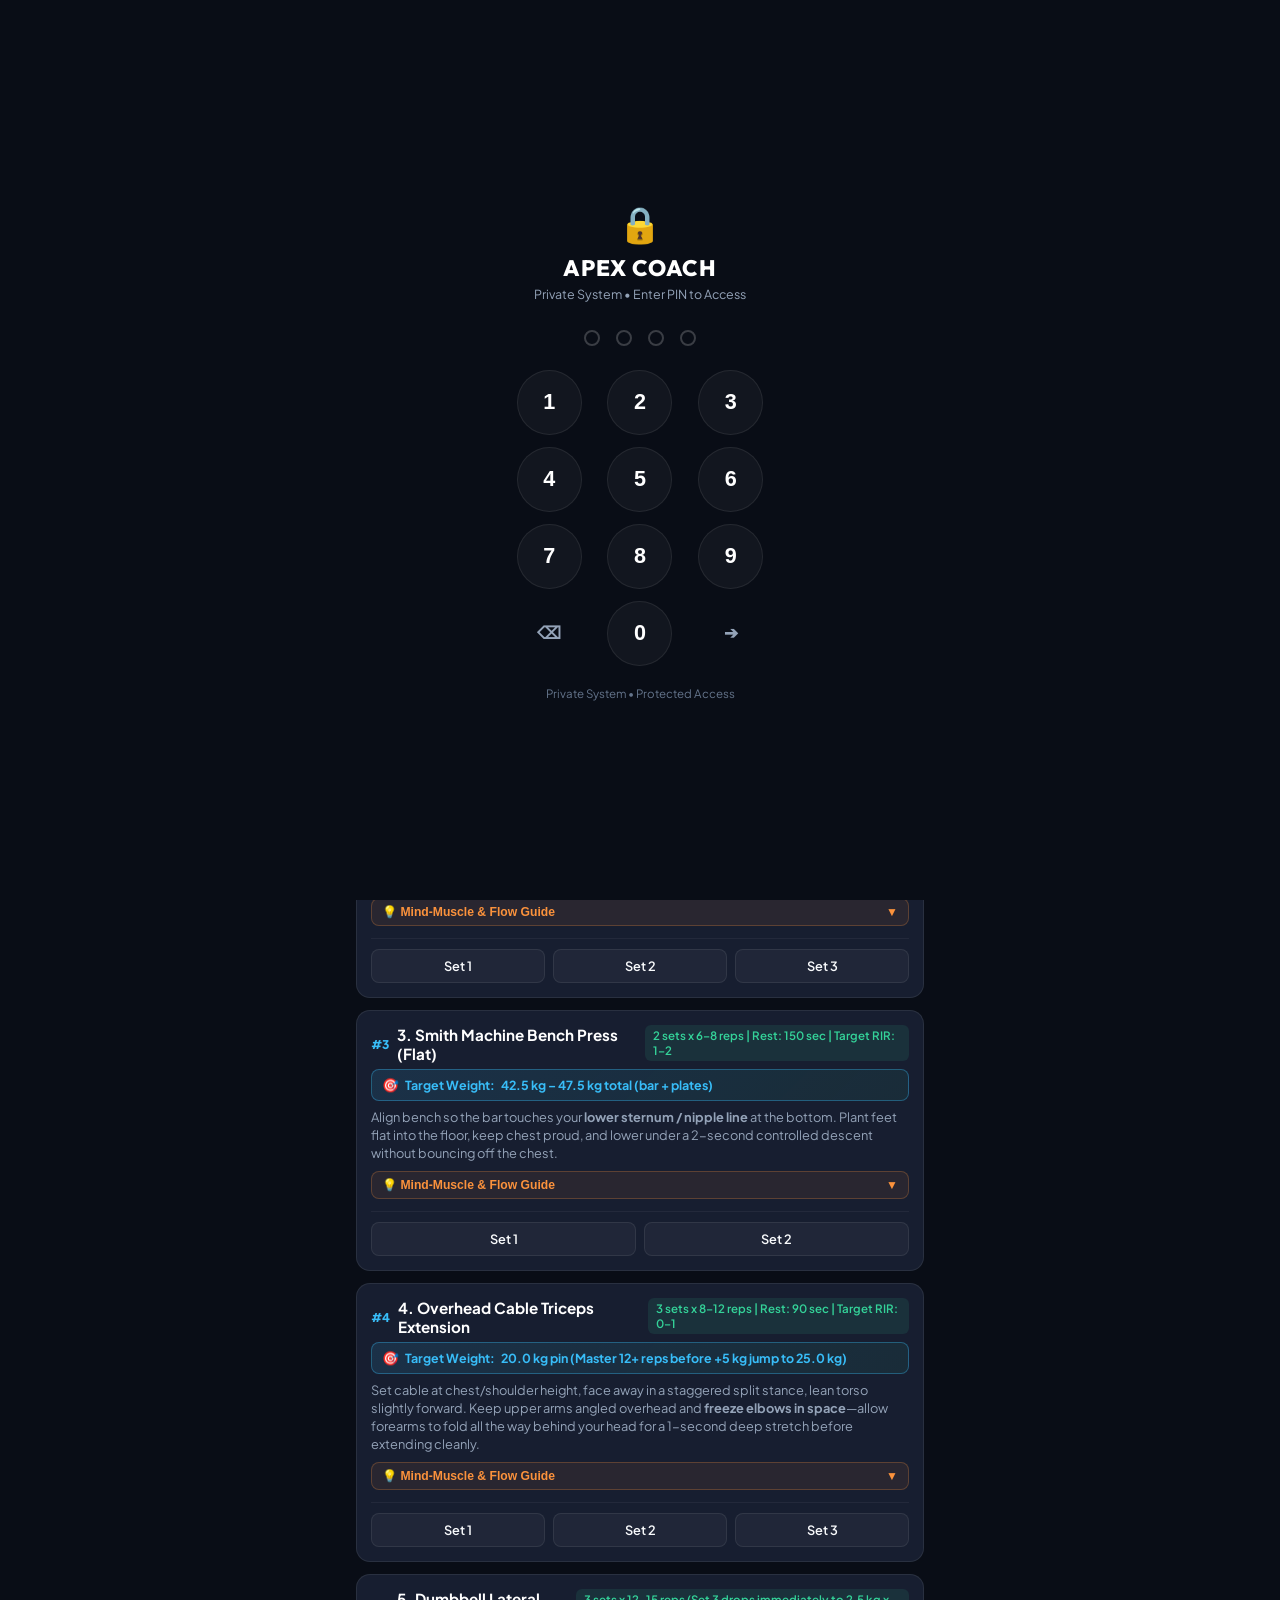
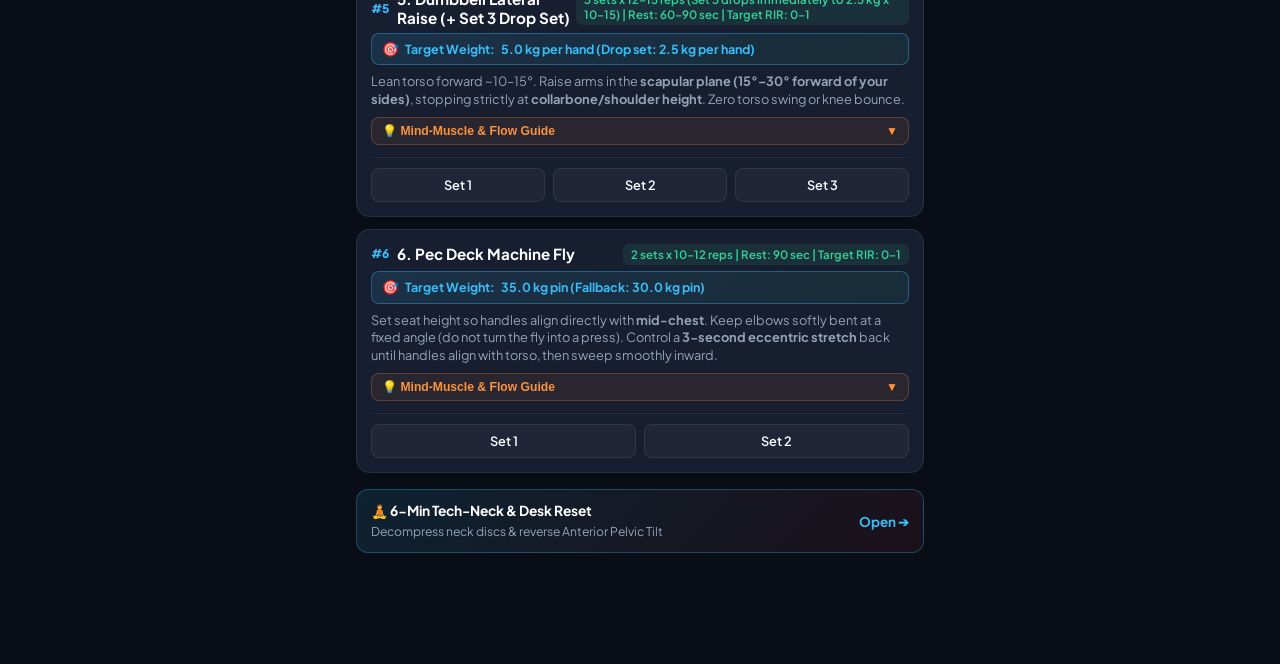
<file: docs/index.html>
<!DOCTYPE html>
<html lang="en">
<head>
  <meta charset="UTF-8">
  <meta name="viewport" content="width=device-width, initial-scale=1.0, maximum-scale=1.0, user-scalable=no">
  <meta http-equiv="Cache-Control" content="no-cache, no-store, must-revalidate">
  <meta http-equiv="Pragma" content="no-cache">
  <meta http-equiv="Expires" content="0">
  <title>Apex Coach • Mobile Training System</title>
  <link rel="stylesheet" href="style.css?v=2.5">
  <link rel="preconnect" href="https://fonts.googleapis.com">
  <link rel="preconnect" href="https://fonts.gstatic.com" crossorigin>
  <link href="https://fonts.googleapis.com/css2?family=Outfit:wght@400;500;600;700;800&family=Plus+Jakarta+Sans:wght@400;500;600;700&display=swap" rel="stylesheet">
</head>
<body>
  <!-- Status Top Bar -->
  <header class="app-header">
    <div class="brand">
      <div class="brand-icon">⚡</div>
      <div class="brand-text">
        <h1>APEX COACH</h1>
        <span class="sub-label">Autonomous Fitness System</span>
      </div>
    </div>
    <div class="header-right">
      <button class="btn-cloud-settings" id="btnLockApp" onclick="lockApp()" title="Lock App">🔒</button>
      <button class="btn-cloud-settings" id="btnCloudSettings" onclick="openSettingsModal()" title="Sync & Settings">⚙️</button>
    </div>
  </header>

  <!-- PIN Security Lock Screen -->
  <div class="lock-screen-overlay" id="lockScreen" style="display:none;">
    <div class="lock-box">
      <div class="lock-brand">
        <span class="lock-icon">🔒</span>
        <h2>APEX COACH</h2>
        <p>Private System • Enter PIN to Access</p>
      </div>

      <div class="pin-display" id="pinDisplay">
        <span class="pin-dot" id="dot0"></span>
        <span class="pin-dot" id="dot1"></span>
        <span class="pin-dot" id="dot2"></span>
        <span class="pin-dot" id="dot3"></span>
      </div>

      <div class="pin-keypad">
        <button class="key-btn" onclick="pressPin('1')">1</button>
        <button class="key-btn" onclick="pressPin('2')">2</button>
        <button class="key-btn" onclick="pressPin('3')">3</button>
        <button class="key-btn" onclick="pressPin('4')">4</button>
        <button class="key-btn" onclick="pressPin('5')">5</button>
        <button class="key-btn" onclick="pressPin('6')">6</button>
        <button class="key-btn" onclick="pressPin('7')">7</button>
        <button class="key-btn" onclick="pressPin('8')">8</button>
        <button class="key-btn" onclick="pressPin('9')">9</button>
        <button class="key-btn action" onclick="backspacePin()" title="Backspace">⌫</button>
        <button class="key-btn" onclick="pressPin('0')">0</button>
        <button class="key-btn action unlock" onclick="verifyPin()" title="Unlock">➔</button>
      </div>

      <p class="pin-hint">Private System • Protected Access</p>
    </div>
  </div>

  <!-- Main View Container -->
  <main class="main-content">

    <!-- TAB 1: WORKOUT FLOOR (TODAY'S WORKOUT) -->
    <section class="tab-pane active" id="tab-workout">
      <div class="session-card-header">
        <div class="session-badge" id="sessionBadge">NEXT SESSION</div>
        <h2 id="sessionTitle">PULL A • Lat Width & Biceps</h2>
        <p class="session-sub" id="sessionSubtitle">Focus on strict elbow drive to hip pockets. 60 min time cap.</p>
      </div>

      <!-- Collapsible Master Coach Session Protocol & Instructions -->
      <div class="coach-briefing-collapsible" id="coachBriefingBox" style="display:none;">
        <button type="button" class="coach-briefing-toggle" id="coachBriefingToggle" onclick="toggleCoachBriefing()">
          <div class="briefing-toggle-left">
            <span class="briefing-icon">🧠</span>
            <div class="briefing-titles">
              <span class="briefing-title">Master Coach Protocols & Warm-Up</span>
              <span class="briefing-sub">Warm-Up • 2–3 RIR Safety • Zero Glutes • Six-Pack Cues</span>
            </div>
          </div>
          <span class="briefing-arrow" id="briefingArrow">▼</span>
        </button>
        <div class="coach-briefing-content" id="coachBriefingContent" style="display:none;">
          <!-- Populated dynamically via JS -->
        </div>
      </div>

      <!-- Rest Timer Component -->
      <div class="rest-timer-bar">
        <div class="timer-display">
          <span class="timer-label">REST TIMER:</span>
          <span class="timer-digits" id="timerDigits">00:00</span>
        </div>
        <div class="timer-buttons">
          <button class="btn-timer" onclick="startRest(60)">60s</button>
          <button class="btn-timer" onclick="startRest(90)">90s</button>
          <button class="btn-timer" onclick="startRest(150)">150s</button>
          <button class="btn-timer reset" onclick="resetTimer()">✕</button>
        </div>
      </div>

      <!-- Interactive Exercise Checklist -->
      <div class="exercise-feed" id="exerciseFeed">
        <!-- Rendered via JS -->
      </div>

      <!-- Mandatory Daily Posture Quick Jump -->
      <div class="workout-posture-banner" onclick="document.querySelector('[data-tab=\'tab-posture\']').click()" style="margin-top:16px;background:linear-gradient(135deg,rgba(56,189,248,0.12),rgba(239,68,68,0.08));border:1px solid rgba(56,189,248,0.3);border-radius:12px;padding:12px 14px;display:flex;align-items:center;justify-content:space-between;cursor:pointer;">
        <div>
          <strong style="display:block;font-size:0.86rem;color:#FFF;">🧘 6-Min Tech-Neck & Desk Reset</strong>
          <span style="font-size:0.76rem;color:var(--text-muted);">Decompress neck discs & reverse Anterior Pelvic Tilt</span>
        </div>
        <span style="color:var(--accent-cyan);font-weight:700;font-size:0.84rem;">Open ➔</span>
      </div>
    </section>

    <!-- TAB 2: LOGGING & REPO BUFFER -->
    <section class="tab-pane" id="tab-log">
      <div class="section-title">
        <h2>Log Workout</h2>
        <p>Type or dictate your sets. Tapping <strong>Send to Repo</strong> writes directly to <code>WORKOUT_LOGS/incoming_raw_log.txt</code>.</p>
      </div>

      <!-- Quick Session Selector -->
      <div class="type-selector">
        <button class="btn-chip active" data-type="Legs">Legs & Posture</button>
        <button class="btn-chip" data-type="Pull">Pull A</button>
        <button class="btn-chip" data-type="Push">Push B</button>
        <button class="btn-chip" data-type="Rest">Rest Day</button>
      </div>

      <div class="log-input-box">
        <textarea id="rawLogInput" placeholder="Leg press 40kg x 12, 12, 10 (2 RIR)&#10;Leg extension 25kg x 15, 14, 12&#10;Leg curl 20kg x 12, 11, 10&#10;Calf raise 30kg x 15, 15, 14&#10;Cable crunch 25kg x 15, 15&#10;Deadbugs 15, 15, 15..."></textarea>
        
        <div class="input-actions">
          <button class="btn-voice" id="btnVoice" title="Voice Dictation">
            <span class="icon">🎙️</span> Dictate
          </button>
          <button type="button" class="btn-copy-prompt" id="btnCopyPrompt" onclick="copyLogAsPrompt()" title="Copy formatted as /log prompt">
            📋 Copy /log
          </button>
          <button class="btn-submit" id="btnSubmitLog">
            <span id="submitLabel">Send to Repo</span> ➔
          </button>
        </div>
      </div>

      <!-- Active Log Buffer Card (Cached on phone & in repo) -->
      <div class="buffer-card" id="bufferCard" style="display:none;">
        <div class="buffer-header">
          <div class="buffer-title-wrap">
            <span class="buffer-badge" id="bufferSessionBadge">LEGS & POSTURE</span>
            <span class="buffer-status-tag" id="bufferStatusTag">🟢 Synced to Repo</span>
          </div>
          <span class="buffer-time" id="bufferTime">Just now</span>
        </div>
        <div class="buffer-content" id="bufferContent">
          <!-- Rendered via JS -->
        </div>
        <div class="buffer-actions">
          <button class="btn-buffer-action copy" onclick="copyBufferedLog()">📋 Copy /log</button>
          <button class="btn-buffer-action push" id="btnBufferPush" onclick="pushBufferedLogToRepo()">📤 Push to Repo</button>
          <button class="btn-buffer-action edit" onclick="loadBufferedLogIntoEditor()">✏️ Edit</button>
          <button class="btn-buffer-action clear" onclick="clearBufferedLog()">🗑️ Clear</button>
        </div>
      </div>

      <!-- GitHub Direct Sync (1-Time Setup) Accordion -->
      <details class="gh-sync-setup-box" id="ghSyncBox">
        <summary class="gh-sync-summary">
          <span>⚡ Direct GitHub Write Sync</span>
          <span class="gh-status-indicator" id="ghStatusIndicator">Active Direct Sync</span>
        </summary>
        <div class="gh-sync-body">
          <p>Direct repository write sync is active out-of-the-box across all devices. Any workout notes you submit commit directly into <code>WORKOUT_LOGS/incoming_raw_log.txt</code> on GitHub.</p>
          <div class="gh-input-row">
            <input type="password" id="ghInlineToken" placeholder="Custom token override (optional)" autocomplete="off">
            <button class="btn-save-token" onclick="saveInlineGitHubToken()">Save Custom Token</button>
          </div>
          <div style="margin-top: 8px; display: flex; justify-content: flex-end;">
            <button class="btn-reset-token" type="button" onclick="clearCustomGitHubToken()">🔄 Reset to Default App Token</button>
          </div>
          <p class="gh-help-hint">Hitting <strong>Send to Repo</strong> commits instantly to GitHub master so you can run <code>/log</code> anytime on your laptop!</p>
        </div>
      </details>

      <!-- Date-Wise Collapsible Past 7 Days Workout Logs (Cross-Platform) -->
      <div class="past-logs-section">
        <div class="past-logs-header">
          <div class="past-logs-title-wrap">
            <span class="past-logs-icon">📅</span>
            <div>
              <h3>Past 7 Days Workout Logs</h3>
              <span class="past-logs-sub">Cross-platform repository records • Expand any day to view, copy, or reuse</span>
            </div>
          </div>
        </div>
        
        <div class="past-logs-list" id="recentLogsContainer">
          <!-- Rendered dynamically from recent_logs.json -->
        </div>
      </div>
    </section>

    <!-- TAB 3: POSTURE & ANTI-APT HUB -->
    <section class="tab-pane" id="tab-posture">
      <div class="section-title">
        <h2>Tech-Neck & Desk Posture Reset</h2>
        <p>Evidence-based routine to decompress cervical discs, relieve neck popping, and reverse Anterior Pelvic Tilt.</p>
      </div>

      <!-- Urgent Reality Check Alert -->
      <div class="posture-alert-box">
        <strong>⚠️ WHY YOUR NECK HURTS & POPS (TECH-NECK REALITY):</strong>
        Slouching with a laptop or in a bean bag cranes your neck to 45°–60°, putting <strong>25 kg (55 lbs) of load</strong> on your neck tendons. Your suboccipital muscles spasm to keep your head from falling forward. When you try to straighten it, the compressed joints click and ache.<br>
        <strong>Rules:</strong> (1) NEVER work in a bean bag. (2) Elevate your laptop screen on books/stand so the top is at eye level.
      </div>

      <div class="posture-section-divider">Part 1: Cervical Spine & Neck Decompression</div>

      <!-- Neck 1: Suboccipital Release -->
      <div class="posture-card">
        <div class="posture-header">
          <span class="badge-posture neck">CERVICAL DECOMPRESSION</span>
          <h3>1. Suboccipital Base-of-Skull Release</h3>
        </div>
        <p class="posture-desc">Place thumbs in the soft hollows right below the base of your skull. Lean head back slightly, apply gentle upward-inward circular massage. Decompresses facet joints and releases the tight cords causing popping and tension headaches.</p>
        <div class="posture-action">
          <button class="btn-hold" onclick="startHoldTimer(60, this)">Start 60s Release</button>
          <span class="hold-countdown"></span>
        </div>
      </div>

      <!-- Neck 2: Wall Double-Chin Tucks -->
      <div class="posture-card">
        <div class="posture-header">
          <span class="badge-posture retraction">FORWARD HEAD CORRECTION</span>
          <h3>2. Wall Double-Chin Tucks (Head Retraction)</h3>
        </div>
        <p class="posture-desc">Stand with heels, upper back, and head against wall. Look straight ahead (do NOT look down). Pull chin straight back into an exaggerated double chin, driving the back of your skull flat into the wall. Wakes up the deep cervical flexors (longus colli) to hold head upright naturally.</p>
        <div class="posture-action">
          <span class="reps-target">Target: 15 Reps (Hold 3s each)</span>
        </div>
      </div>

      <!-- Neck 3: Levator Scapulae Stretch -->
      <div class="posture-card">
        <div class="posture-header">
          <span class="badge-posture trap">NECK CORD RELEASE</span>
          <h3>3. Levator Scapulae & Upper Trap Stretch</h3>
        </div>
        <p class="posture-desc">Turn head 45° to the right, look down toward your right armpit. Gently rest right hand on back of head for light downward traction. You will feel a deep release running down the side of the neck into the shoulder blade. Repeat left side.</p>
        <div class="posture-action">
          <button class="btn-hold" onclick="startHoldTimer(30, this)">Start 30s / Side</button>
          <span class="hold-countdown"></span>
        </div>
      </div>

      <!-- Neck 4: Thoracic Extension -->
      <div class="posture-card">
        <div class="posture-header">
          <span class="badge-posture thoracic">UPPER BACK UN-SLOUCH</span>
          <h3>4. Thoracic Extension Over Chair Rim</h3>
        </div>
        <p class="posture-desc">Sit deep in chair, interlock fingers behind head to support neck. Arch your upper back backward over the top rim of your chair backrest while exhaling. (The neck cannot sit straight if the thoracic spine is hunched).</p>
        <div class="posture-action">
          <span class="reps-target">Target: 10 Slow Reps</span>
        </div>
      </div>

      <div class="posture-section-divider">Part 2: Pelvis & Core (Anti-APT)</div>

      <!-- APT 1: Hip Flexor Stretch -->
      <div class="posture-card">
        <div class="posture-header">
          <span class="badge-posture apt">ANTI-PELVIC TILT</span>
          <h3>5. Half-Kneeling Hip Flexor Stretch</h3>
        </div>
        <p class="posture-desc">Kneel on one knee. Actively squeeze the rear glute and tuck your pelvis under (posterior tilt). Opens chronically tight psoas from 9h chair sitting, allowing pelvis to sit level.</p>
        <div class="posture-action">
          <button class="btn-hold" onclick="startHoldTimer(45, this)">Start 45s / Side</button>
          <span class="hold-countdown"></span>
        </div>
      </div>

      <!-- APT 2: Deadbugs -->
      <div class="posture-card">
        <div class="posture-header">
          <span class="badge-posture core">LOWER ABS BRACING</span>
          <h3>6. Deadbugs (Posterior Tilt Lock)</h3>
        </div>
        <p class="posture-desc">Lie on back. Lower back MUST stay completely glued flat to the floor with zero gap. Alternate arm and leg extensions without allowing lumbar spine to arch.</p>
        <div class="posture-action">
          <span class="reps-target">Target: 3 sets x 15 reps</span>
        </div>
      </div>

      <!-- APT 3: Scapular Wall Slides -->
      <div class="posture-card">
        <div class="posture-header">
          <span class="badge-posture rounded">ANTI-ROUNDED SHOULDERS</span>
          <h3>7. Scapular Wall Slides</h3>
        </div>
        <p class="posture-desc">Back, elbows, and wrists flat against wall. Slide arms overhead into a "Y". Activates lower traps and opens tight chest muscles.</p>
        <div class="posture-action">
          <span class="reps-target">Target: 15 Slow Reps</span>
        </div>
      </div>
    </section>


    <!-- TAB 4: PROGRESS & MUSCLE ANALYTICS (REPLACED WEIGHT/PROTEIN) -->
    <section class="tab-pane" id="tab-progress">
      <div class="section-title">
        <h2>Hypertrophy & Overload</h2>
        <p>Progressive overload trajectories and muscle volume balance.</p>
      </div>

      <!-- Trend Summary Cards -->
      <div class="trend-summary-grid">
        <div class="trend-card highlight">
          <span class="trend-label">OVERLOAD RATE</span>
          <span class="trend-value" id="trendOverloadRate">85.7%</span>
          <span class="trend-sub">6 of 7 recorded sessions progressed</span>
        </div>
        <div class="trend-card">
          <span class="trend-label">CURRENT PHASE</span>
          <span class="trend-value small">Hypertrophy + APT Fix</span>
          <span class="trend-sub">5-Day Split Adherence: 100%</span>
        </div>
      </div>

      <!-- Actionable Bottlenecks Card -->
      <div class="bottleneck-card">
        <div class="bn-title">⚡ Immediate Overload Targets</div>
        <div class="bn-list" id="bottleneckList">
          <div class="bn-item">
            <strong>Incline DB Press (20kg)</strong>: Hit 3x10 ceiling ➔ Increase to 22.5kg next Push!
          </div>
          <div class="bn-item">
            <strong>Lat Pulldown (50kg)</strong>: Hit 8 reps ➔ Drive to 10 reps before moving pin!
          </div>
          <div class="bn-item">
            <strong>DB Lateral Raise (5kg)</strong>: Hit 4x15 ➔ Micro-jump to 6kg or slow eccentric!
          </div>
        </div>
      </div>

      <!-- Key Exercise Overload Trajectory (Interactive Chart) -->
      <div class="chart-card">
        <div class="chart-header-row">
          <h3>Exercise Progression Trajectory</h3>
        </div>
        <div class="exercise-selector-chips" id="exerciseChips">
          <button class="ex-chip active" data-eid="INCLINE_DB_PRESS">Incline DB</button>
          <button class="ex-chip" data-eid="LAT_PULLDOWN">Lat Pulldown</button>
          <button class="ex-chip" data-eid="FLAT_BB_BENCH">BB Bench</button>
          <button class="ex-chip" data-eid="TRICEPS_PUSHDOWN">Triceps Push</button>
          <button class="ex-chip" data-eid="DB_LATERAL_RAISE">Lateral Raise</button>
        </div>

        <div class="exercise-focus-summary" id="exFocusSummary">
          <div class="focus-title" id="focusName">Incline Dumbbell Press</div>
          <div class="focus-verdict" id="focusVerdict">CEILING HIT (3x10) • READY FOR 22.5kg</div>
          <div class="focus-target" id="focusTarget">Next: 22.5 kg × 8 reps (Load Jump)</div>
        </div>

        <canvas id="exerciseTrajectoryCanvas" width="500" height="240"></canvas>
      </div>

      <!-- Muscle Group Weekly Volume Distribution -->
      <div class="chart-card">
        <h3>Weekly Muscle Volume (Sets / Week)</h3>
        <p class="chart-sub">Optimal hypertrophy zone is 10–14 sets. Glutes intentionally 0 (Anti-APT Guardrail).</p>
        <div class="muscle-volume-list" id="muscleVolumeList">
          <!-- Rendered via JS -->
        </div>
      </div>
    </section>

    <!-- TAB 5: COACH GUIDE & PLAYBOOK (COMPLETE SYSTEM INSTRUCTIONS) -->
    <section class="tab-pane" id="tab-guide">
      <div class="section-title">
        <h2>Coach Playbook & Rules</h2>
        <p>Bite-sized coaching rationale, posture mechanics, and rules.</p>
      </div>

      <div class="guide-accordion">

        <!-- Rule 1: The Glute & Pelvic Tilt Reality -->
        <details class="guide-item" open>
          <summary class="guide-summary">
            <span class="guide-icon">🍑</span>
            <strong>The Butt Silhouette & Pelvic Tilt Truth</strong>
          </summary>
          <div class="guide-content">
            <p><strong>Why do your glutes jut out like a female silhouette?</strong></p>
            <p>This is almost entirely <strong>Anterior Pelvic Tilt (APT)</strong> caused by your 9-hour desk job. Sitting keeps your hip flexors (psoas) in a chronically shortened, tight position. When you stand up, the psoas pulls the front of your pelvis downward, rotating your tailbone up and backward.</p>
            <div class="callout warning">
              <strong>The Problem with Normal Leg Days:</strong> Doing standard deep barbell squats, Romanian deadlifts (RDLs), or hip thrusts will grow the gluteus maximus further, worsening the protruding silhouette.
            </div>
            <p><strong>The Fix in Your Program:</strong></p>
            <ul>
              <li><strong>Zero Glute Hypertrophy Movements</strong>: No squats, no RDLs, no hip thrusts.</li>
              <li><strong>Quad & Calf Isolation Only</strong>: Leg Extensions, narrow-stance Leg Press, and Seated Leg Curls (knee flexion isolates hamstrings without loading glutes).</li>
              <li><strong>Posterior Pelvic Tilt Training</strong>: Deadbugs with lower back glued to the floor teach your lower abs to pull the pelvis level.</li>
            </ul>
          </div>
        </details>

        <!-- Rule 2: 9-Hour Desk Worker Micro-Resets -->
        <details class="guide-item">
          <summary class="guide-summary">
            <span class="guide-icon">⏰</span>
            <strong>9-Hour Desk Worker Daily Protocol</strong>
          </summary>
          <div class="guide-content">
            <p><strong>1. Hourly 30-Second Micro-Reset (At Your Desk):</strong></p>
            <ul>
              <li>Stand up from your desk chair.</li>
              <li>Tuck your tailbone forward (squeeze lower abs and lower glute fold).</li>
              <li>Roll shoulders back and pull chin in (reversing forward head posture).</li>
              <li>Take 3 deep belly breaths while holding this neutral pelvis.</li>
            </ul>
            <p><strong>2. Daily 5-Minute Reset Routine (Morning or Evening):</strong></p>
            <ul>
              <li><strong>Half-Kneeling Hip Flexor Stretch</strong>: 45s per side (squeezing rear glute).</li>
              <li><strong>Scapular Wall Slides</strong>: 15 slow reps against wall.</li>
              <li><strong>Deadbugs</strong>: 3 sets × 15 reps (Zero arching of lower back).</li>
            </ul>
          </div>
        </details>

        <!-- Rule 3: Double Progression System -->
        <details class="guide-item">
          <summary class="guide-summary">
            <span class="guide-icon">📈</span>
            <strong>The Double Progression Standard</strong>
          </summary>
          <div class="guide-content">
            <p>This is the core law of hypertrophy for this system. Never guess your weights.</p>
            <ol>
              <li>Each exercise has a <strong>target rep range</strong> (e.g., 8–10 reps).</li>
              <li>Keep the weight constant and work on adding reps until you hit the <strong>top rep target on ALL working sets</strong> with clean form and 1–2 RIR.</li>
              <li><em>Example</em>: If target is 8–10 reps and you get 10, 8, 7 ➔ DO NOT increase weight! Keep the same weight next time until you get 10, 10, 10.</li>
              <li>Once you hit 10, 10, 10, advance the weight by the <strong>smallest possible increment</strong> (e.g., +2.5kg or +1kg per dumbbell) on the next session. Reps will naturally drop back to 8, and the cycle repeats.</li>
            </ol>
          </div>
        </details>

        <!-- Rule 4: Intensity & RIR Standards -->
        <details class="guide-item">
          <summary class="guide-summary">
            <span class="guide-icon">🔥</span>
            <strong>RIR Standards (Reps in Reserve)</strong>
          </summary>
          <div class="guide-content">
            <p><strong>RIR = How many more clean reps you could have done before failing.</strong></p>
            <ul>
              <li><strong>Working Sets</strong>: Always aim for <strong>1–2 RIR</strong> on compound presses and rows. Stop 1 rep before your form breaks down.</li>
              <li><strong>Warm-Up Sets</strong>: Sets with RIR > 3 are warm-ups. They prepare your joints and nervous system but DO NOT count toward your hypertrophy volume.</li>
              <li><strong>Drop Sets</strong>: Tagged with 'D'. Reduce load by ~25% immediately without rest to flush metabolic stimulus.</li>
            </ol>
          </div>
        </details>

        <!-- Rule 5: Nutrition Truth & Muscle Flatness -->
        <details class="guide-item">
          <summary class="guide-summary">
            <span class="guide-icon">🥩</span>
            <strong>Nutrition & Muscle Flatness Truth</strong>
          </summary>
          <div class="guide-content">
            <p><strong>Why your muscles felt flat:</strong></p>
            <p>When you dropped calories down to 1,352 kcal and protein dropped to 70g, your muscle glycogen stores emptied out completely. Muscles are 70% water stored by glycogen. Low intake flattens muscle bellies and gives the false impression of muscle loss.</p>
            <p><strong>Your Non-Negotiable Nutrition Rules:</strong></p>
            <ul>
              <li><strong>Protein Floor</strong>: 145–150g every single day (Eggs, whey, chicken breast, paneer, soya chunks).</li>
              <li><strong>Calorie Target</strong>: ~1,850 kcal (moderate 250 kcal deficit for fat loss while maintaining full muscle fullness).</li>
            </ul>
          </div>
        </details>

        <!-- Rule 6: Dumbbell Load Convention -->
        <details class="guide-item">
          <summary class="guide-summary">
            <span class="guide-icon">⚖️</span>
            <strong>Dumbbell Weight Convention</strong>
          </summary>
          <div class="guide-content">
            <p>In this system and all database tables, dumbbell loads are recorded as <strong>load per single hand in kilograms</strong>.</p>
            <p><em>Example</em>: If you press with two 20 kg dumbbells, record <code>20.0 kg</code>, NOT 40.0 kg.</p>
          </div>
        </details>

      </div>
    </section>

  </main>

  <!-- Bottom Navigation Bar (Phone-Optimized 5 Tabs) -->
  <nav class="bottom-nav">
    <button class="nav-item active" data-tab="tab-workout">
      <span class="nav-icon">🏋️</span>
      <span class="nav-text">Workout</span>
    </button>
    <button class="nav-item" data-tab="tab-log">
      <span class="nav-icon">📝</span>
      <span class="nav-text">Log</span>
    </button>
    <button class="nav-item" data-tab="tab-posture">
      <span class="nav-icon">🧘</span>
      <span class="nav-text">Posture</span>
    </button>
    <button class="nav-item" data-tab="tab-progress">
      <span class="nav-icon">📈</span>
      <span class="nav-text">Progress</span>
    </button>
    <button class="nav-item" data-tab="tab-guide">
      <span class="nav-icon">📖</span>
      <span class="nav-text">Playbook</span>
    </button>
  </nav>

  <!-- Settings Modal (GitHub Sync & PIN) -->
  <div class="modal-backdrop" id="settingsModal" style="display:none;">
    <div class="modal-sheet">
      <div class="modal-header">
        <h3>⚙️ Sync & Security Settings</h3>
        <button class="modal-close" onclick="closeSettingsModal()">✕</button>
      </div>
      <p class="modal-desc">Connect directly to your GitHub repo so sending a log from your phone writes straight to <code>WORKOUT_LOGS/incoming_raw_log.txt</code> without needing your PC on.</p>
      
      <div class="form-group">
        <label>GitHub Repository</label>
        <input type="text" id="ghRepoInput" placeholder="rohitraina01/fitness_coach">
      </div>

      <div class="form-group">
        <label>GitHub Personal Access Token (PAT)</label>
        <input type="password" id="ghTokenInput" placeholder="github_pat_... or ghp_...">
        <span class="form-help">Requires 'Contents' read & write scope. Stored locally in your phone's browser only.</span>
      </div>

      <div class="form-group">
        <label>Security PIN (4 Digits)</label>
        <input type="password" id="appPinInput" maxlength="8" placeholder="••••">
        <span class="form-help">Private security PIN (default: 0080). Leave blank to keep current PIN.</span>
      </div>

      <div class="modal-actions">
        <button class="btn-save-settings" onclick="saveCloudSettings()">Save Settings</button>
      </div>
    </div>
  </div>

  <!-- Toast Notification -->
  <div class="toast" id="toast"></div>

  <script src="app.js?v=2.5"></script>
</body>
</html>
</file>
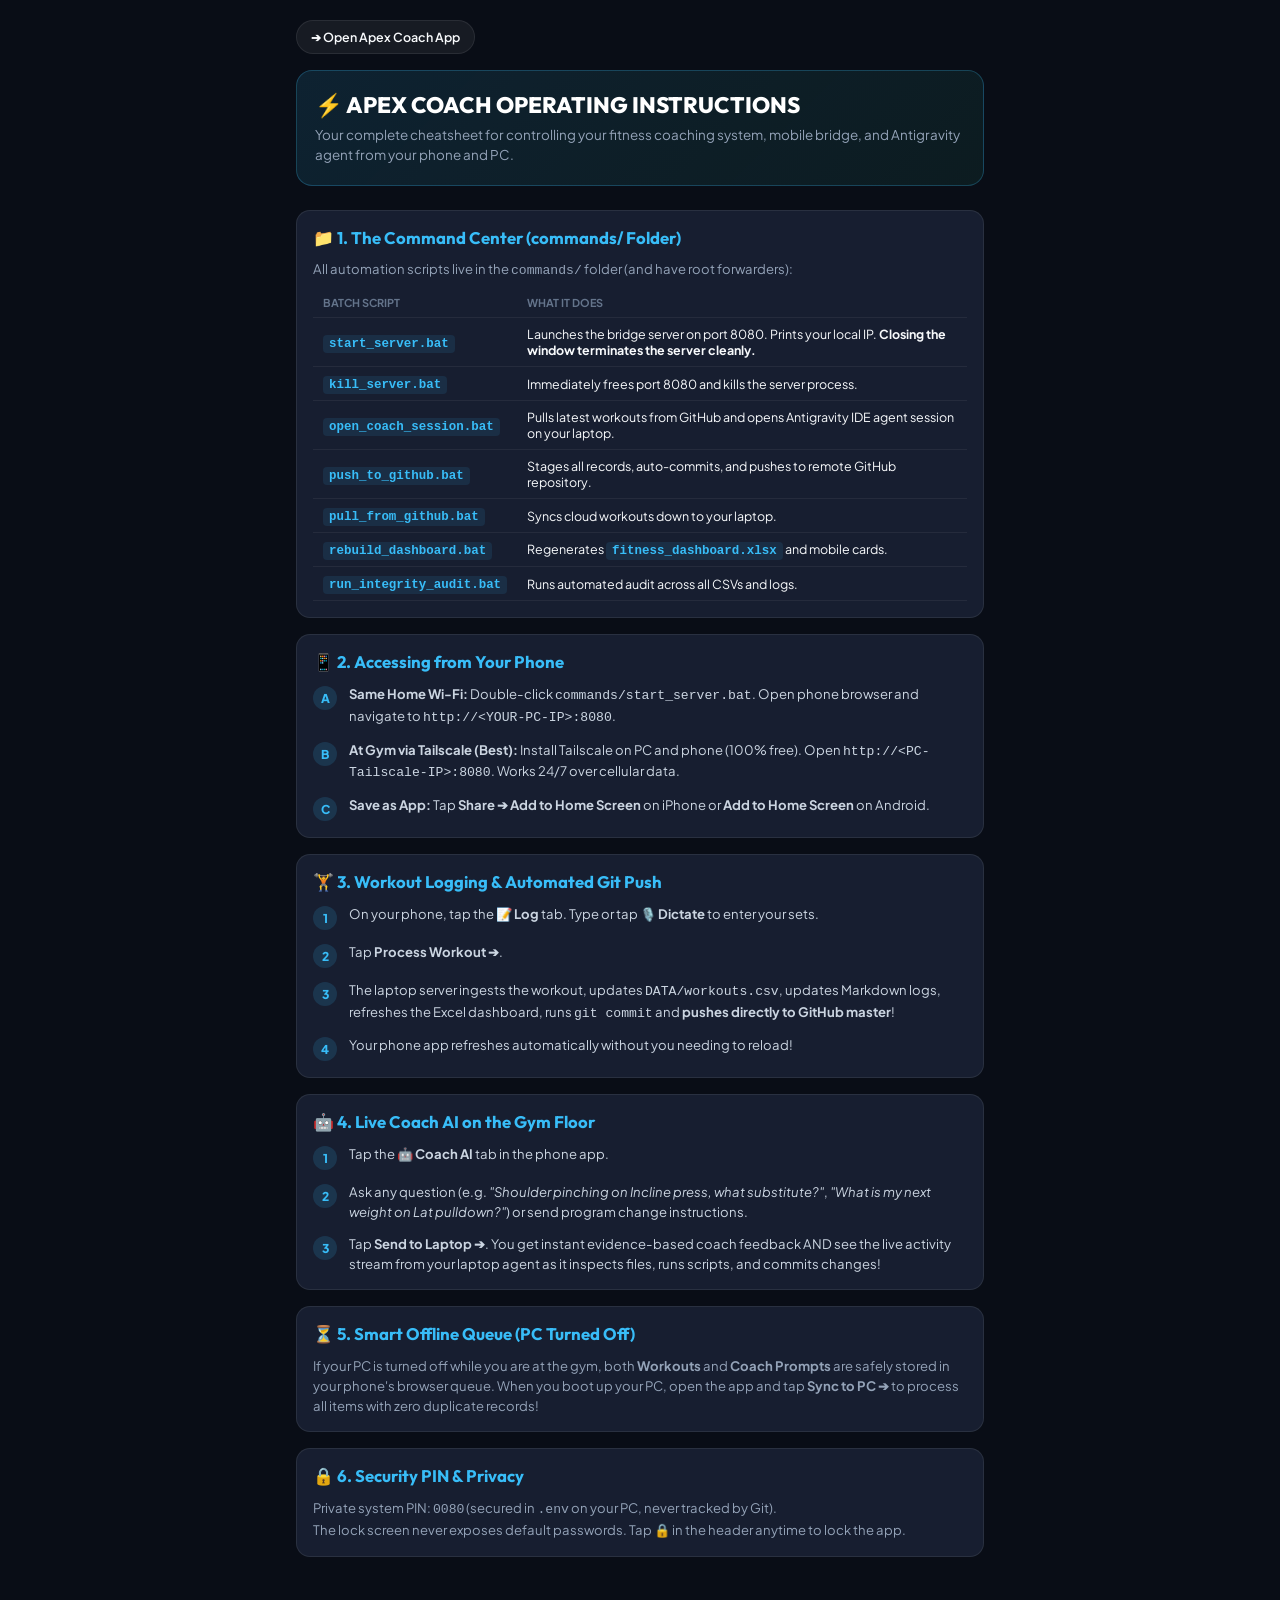
<file: instructions.html>
<!DOCTYPE html>
<html lang="en">
<head>
  <meta charset="UTF-8">
  <meta http-equiv="refresh" content="0; url=bridge/web/instructions.html">
  <title>Apex Coach Instructions</title>
</head>
<body>
  <p>Redirecting to <a href="bridge/web/instructions.html">Apex Coach Instructions & Automation Guide</a>...</p>
</body>
</html>
</file>
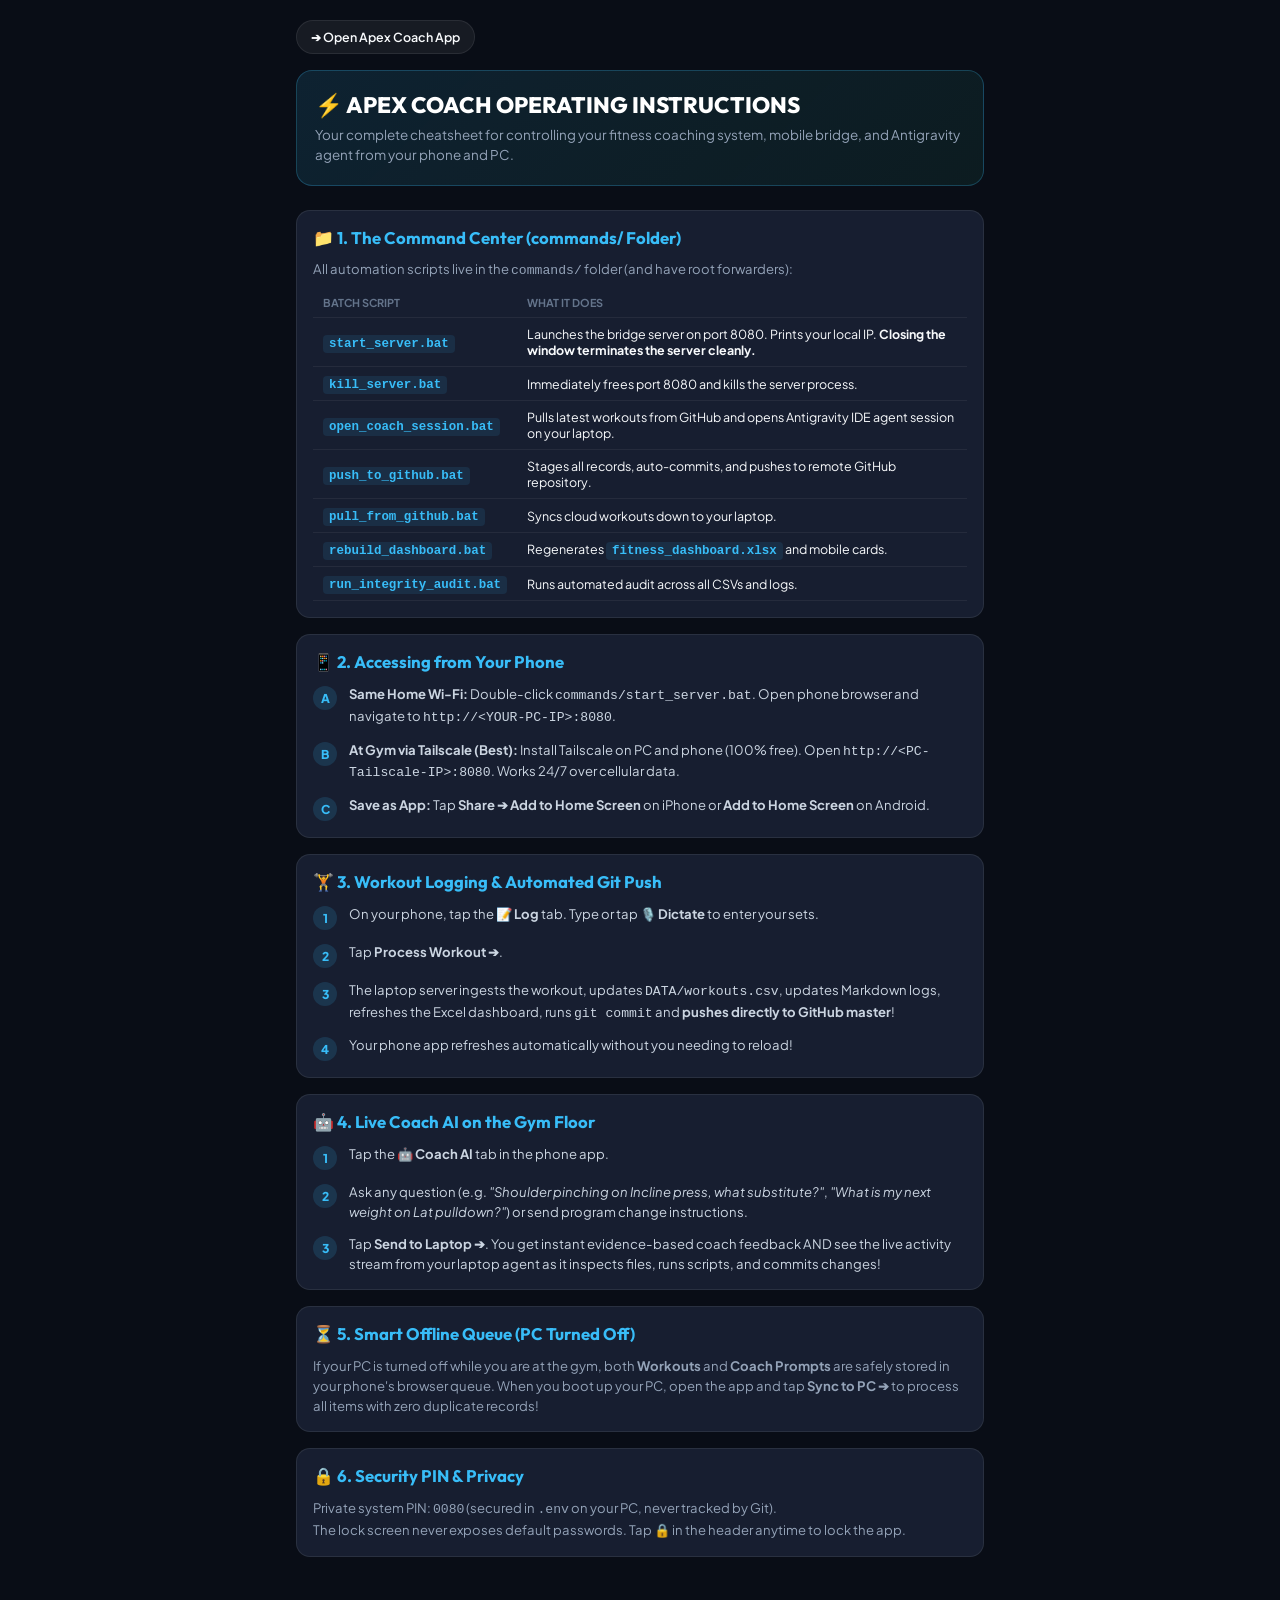
<file: docs/instructions.html>
<!DOCTYPE html>
<html lang="en">
<head>
  <meta charset="UTF-8">
  <meta name="viewport" content="width=device-width, initial-scale=1.0, maximum-scale=1.0, user-scalable=no">
  <title>Apex Coach • System Instructions & Automation Guide</title>
  <link rel="stylesheet" href="style.css">
  <link rel="preconnect" href="https://fonts.googleapis.com">
  <link rel="preconnect" href="https://fonts.gstatic.com" crossorigin>
  <link href="https://fonts.googleapis.com/css2?family=Outfit:wght@400;600;700;800&family=Plus+Jakarta+Sans:wght@400;500;600;700&display=swap" rel="stylesheet">
  <style>
    .inst-container {
      max-width: 720px;
      margin: 0 auto;
      padding: 20px 16px 80px;
    }
    .inst-hero {
      background: linear-gradient(135deg, rgba(56, 189, 248, 0.12), rgba(52, 211, 153, 0.08));
      border: 1px solid rgba(56, 189, 248, 0.25);
      border-radius: 16px;
      padding: 20px 18px;
      margin-bottom: 24px;
    }
    .inst-hero h1 {
      font-family: 'Outfit', sans-serif;
      font-size: 1.4rem;
      font-weight: 800;
      color: #FFF;
      margin-bottom: 6px;
    }
    .inst-hero p {
      font-size: 0.84rem;
      color: var(--text-muted);
      line-height: 1.5;
    }
    .inst-card {
      background: var(--bg-card);
      border: 1px solid var(--border-card);
      border-radius: 14px;
      padding: 16px;
      margin-bottom: 16px;
    }
    .inst-card h2 {
      font-family: 'Outfit', sans-serif;
      font-size: 1.05rem;
      font-weight: 700;
      color: var(--accent-cyan);
      margin-bottom: 12px;
      display: flex;
      align-items: center;
      gap: 8px;
    }
    .cmd-table {
      width: 100%;
      border-collapse: collapse;
      font-size: 0.78rem;
      margin-top: 10px;
    }
    .cmd-table th, .cmd-table td {
      padding: 8px 10px;
      text-align: left;
      border-bottom: 1px solid rgba(255, 255, 255, 0.06);
    }
    .cmd-table th {
      color: var(--text-dim);
      font-weight: 700;
      text-transform: uppercase;
      font-size: 0.68rem;
    }
    .cmd-table td code {
      color: var(--accent-cyan);
      background: rgba(56, 189, 248, 0.1);
      padding: 2px 6px;
      border-radius: 4px;
      font-weight: 600;
    }
    .step-list {
      display: flex;
      flex-direction: column;
      gap: 12px;
      margin-top: 10px;
    }
    .step-item {
      display: flex;
      gap: 12px;
      align-items: flex-start;
      font-size: 0.82rem;
      line-height: 1.5;
      color: #CBD5E1;
    }
    .step-num {
      background: rgba(56, 189, 248, 0.15);
      color: var(--accent-cyan);
      font-weight: 800;
      font-size: 0.76rem;
      border-radius: 50%;
      width: 24px;
      height: 24px;
      display: flex;
      align-items: center;
      justify-content: center;
      flex-shrink: 0;
      margin-top: 2px;
    }
    .back-btn-row {
      margin-bottom: 16px;
    }
    .btn-back-app {
      display: inline-flex;
      align-items: center;
      gap: 6px;
      background: rgba(255, 255, 255, 0.06);
      border: 1px solid var(--border-card);
      color: var(--text-main);
      padding: 8px 14px;
      border-radius: 20px;
      font-size: 0.78rem;
      font-weight: 600;
      text-decoration: none;
    }
  </style>
</head>
<body>
  <div class="inst-container">
    <div class="back-btn-row">
      <a href="index.html" class="btn-back-app">➔ Open Apex Coach App</a>
    </div>

    <div class="inst-hero">
      <h1>⚡ APEX COACH OPERATING INSTRUCTIONS</h1>
      <p>Your complete cheatsheet for controlling your fitness coaching system, mobile bridge, and Antigravity agent from your phone and PC.</p>
    </div>

    <!-- Section 1: Command Center -->
    <div class="inst-card">
      <h2>📁 1. The Command Center (commands/ Folder)</h2>
      <p style="font-size:0.82rem; color:var(--text-muted);">All automation scripts live in the <code>commands/</code> folder (and have root forwarders):</p>
      
      <table class="cmd-table">
        <thead>
          <tr>
            <th>Batch Script</th>
            <th>What It Does</th>
          </tr>
        </thead>
        <tbody>
          <tr>
            <td><code>start_server.bat</code></td>
            <td>Launches the bridge server on port 8080. Prints your local IP. <strong>Closing the window terminates the server cleanly.</strong></td>
          </tr>
          <tr>
            <td><code>kill_server.bat</code></td>
            <td>Immediately frees port 8080 and kills the server process.</td>
          </tr>
          <tr>
            <td><code>open_coach_session.bat</code></td>
            <td>Pulls latest workouts from GitHub and opens Antigravity IDE agent session on your laptop.</td>
          </tr>
          <tr>
            <td><code>push_to_github.bat</code></td>
            <td>Stages all records, auto-commits, and pushes to remote GitHub repository.</td>
          </tr>
          <tr>
            <td><code>pull_from_github.bat</code></td>
            <td>Syncs cloud workouts down to your laptop.</td>
          </tr>
          <tr>
            <td><code>rebuild_dashboard.bat</code></td>
            <td>Regenerates <code>fitness_dashboard.xlsx</code> and mobile cards.</td>
          </tr>
          <tr>
            <td><code>run_integrity_audit.bat</code></td>
            <td>Runs automated audit across all CSVs and logs.</td>
          </tr>
        </tbody>
      </table>
    </div>

    <!-- Section 2: Mobile Access -->
    <div class="inst-card">
      <h2>📱 2. Accessing from Your Phone</h2>
      <div class="step-list">
        <div class="step-item">
          <span class="step-num">A</span>
          <div>
            <strong>Same Home Wi-Fi:</strong> Double-click <code>commands/start_server.bat</code>. Open phone browser and navigate to <code>http://&lt;YOUR-PC-IP&gt;:8080</code>.
          </div>
        </div>
        <div class="step-item">
          <span class="step-num">B</span>
          <div>
            <strong>At Gym via Tailscale (Best):</strong> Install Tailscale on PC and phone (100% free). Open <code>http://&lt;PC-Tailscale-IP&gt;:8080</code>. Works 24/7 over cellular data.
          </div>
        </div>
        <div class="step-item">
          <span class="step-num">C</span>
          <div>
            <strong>Save as App:</strong> Tap <strong>Share ➔ Add to Home Screen</strong> on iPhone or <strong>Add to Home Screen</strong> on Android.
          </div>
        </div>
      </div>
    </div>

    <!-- Section 3: Logging & Git Push -->
    <div class="inst-card">
      <h2>🏋️ 3. Workout Logging & Automated Git Push</h2>
      <div class="step-list">
        <div class="step-item">
          <span class="step-num">1</span>
          <div>On your phone, tap the <strong>📝 Log</strong> tab. Type or tap <strong>🎙️ Dictate</strong> to enter your sets.</div>
        </div>
        <div class="step-item">
          <span class="step-num">2</span>
          <div>Tap <strong>Process Workout ➔</strong>.</div>
        </div>
        <div class="step-item">
          <span class="step-num">3</span>
          <div>The laptop server ingests the workout, updates <code>DATA/workouts.csv</code>, updates Markdown logs, refreshes the Excel dashboard, runs <code>git commit</code> and <strong>pushes directly to GitHub master</strong>!</div>
        </div>
        <div class="step-item">
          <span class="step-num">4</span>
          <div>Your phone app refreshes automatically without you needing to reload!</div>
        </div>
      </div>
    </div>

    <!-- Section 4: Coach AI Live -->
    <div class="inst-card">
      <h2>🤖 4. Live Coach AI on the Gym Floor</h2>
      <div class="step-list">
        <div class="step-item">
          <span class="step-num">1</span>
          <div>Tap the <strong>🤖 Coach AI</strong> tab in the phone app.</div>
        </div>
        <div class="step-item">
          <span class="step-num">2</span>
          <div>Ask any question (e.g. <em>"Shoulder pinching on Incline press, what substitute?"</em>, <em>"What is my next weight on Lat pulldown?"</em>) or send program change instructions.</div>
        </div>
        <div class="step-item">
          <span class="step-num">3</span>
          <div>Tap <strong>Send to Laptop ➔</strong>. You get instant evidence-based coach feedback AND see the live activity stream from your laptop agent as it inspects files, runs scripts, and commits changes!</div>
        </div>
      </div>
    </div>

    <!-- Section 5: Offline Queue -->
    <div class="inst-card">
      <h2>⏳ 5. Smart Offline Queue (PC Turned Off)</h2>
      <p style="font-size:0.82rem; color:var(--text-muted); line-height:1.5;">
        If your PC is turned off while you are at the gym, both <strong>Workouts</strong> and <strong>Coach Prompts</strong> are safely stored in your phone's browser queue.
        When you boot up your PC, open the app and tap <strong>Sync to PC ➔</strong> to process all items with zero duplicate records!
      </p>
    </div>

    <!-- Section 6: Security -->
    <div class="inst-card">
      <h2>🔒 6. Security PIN & Privacy</h2>
      <p style="font-size:0.82rem; color:var(--text-muted); line-height:1.5;">
        Private system PIN: <code>0080</code> (secured in <code>.env</code> on your PC, never tracked by Git).<br>
        The lock screen never exposes default passwords. Tap <strong>🔒</strong> in the header anytime to lock the app.
      </p>
    </div>

  </div>
</body>
</html>
</file>
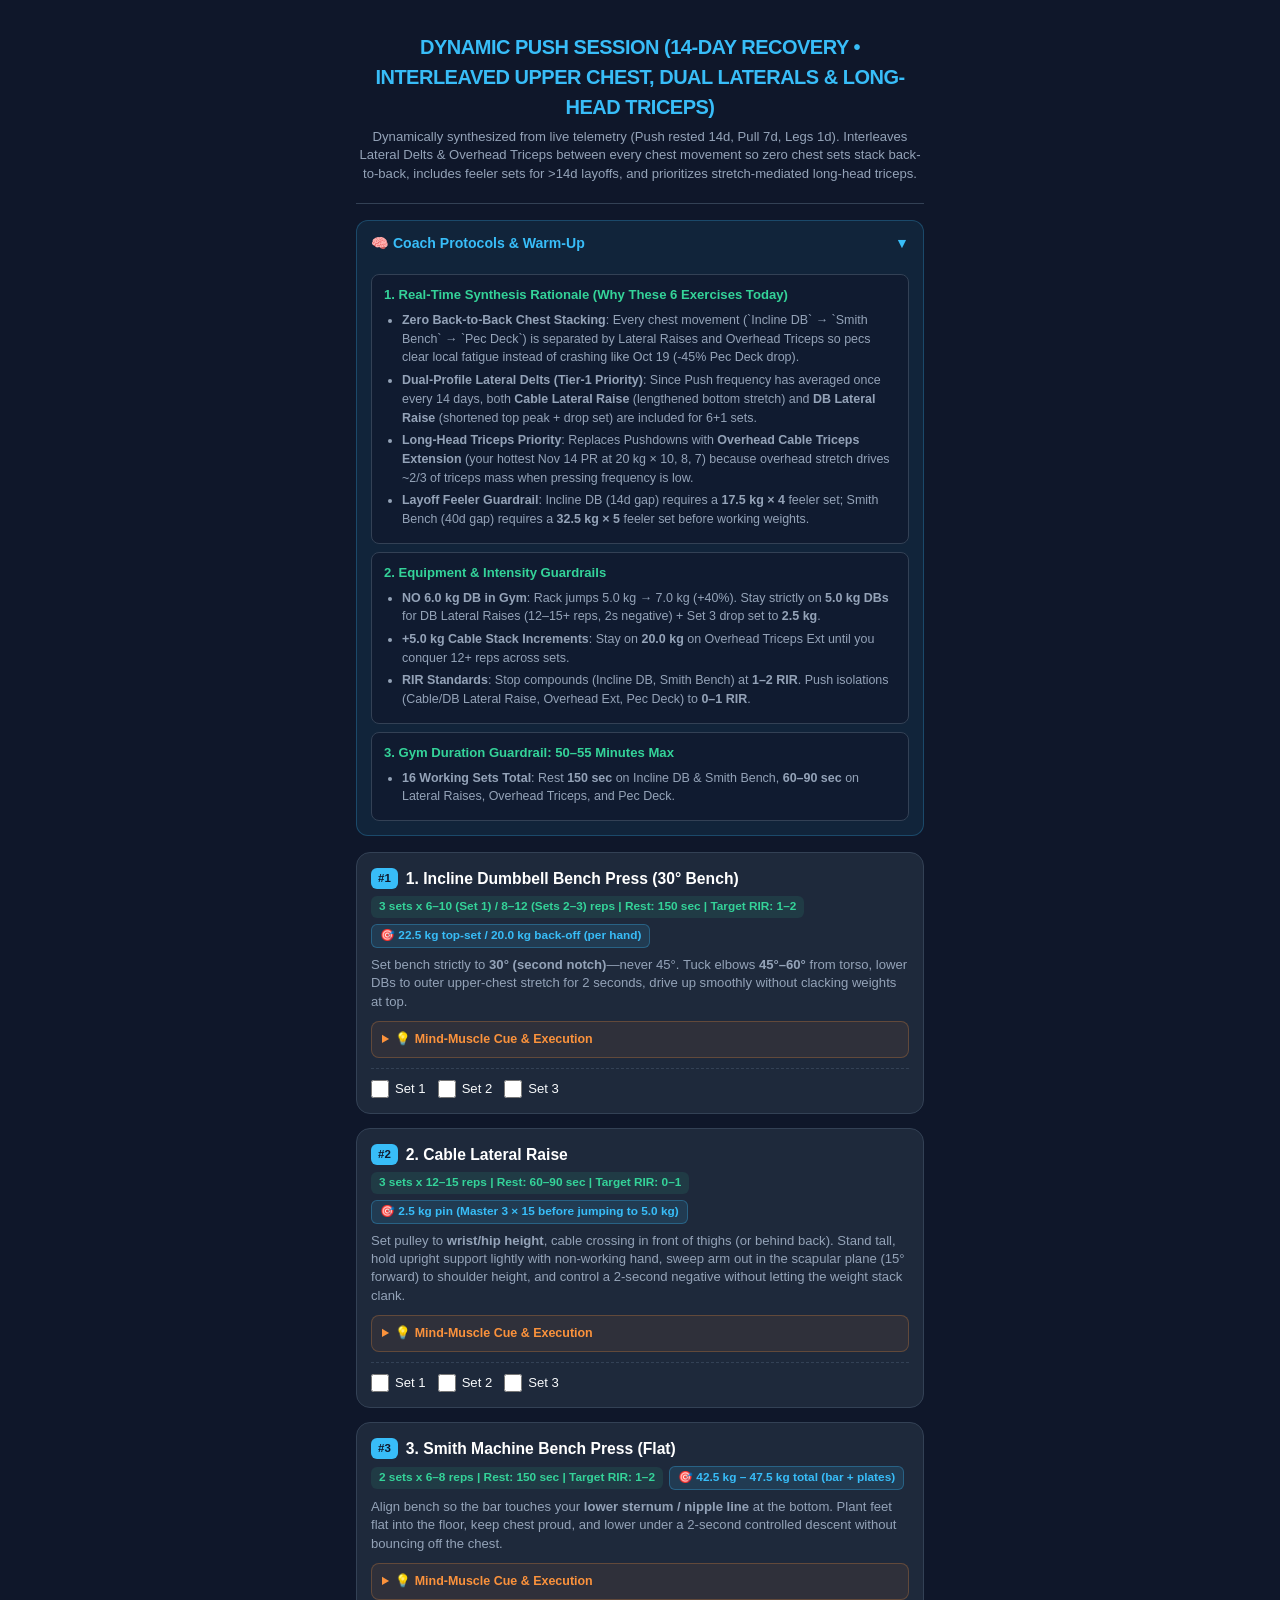
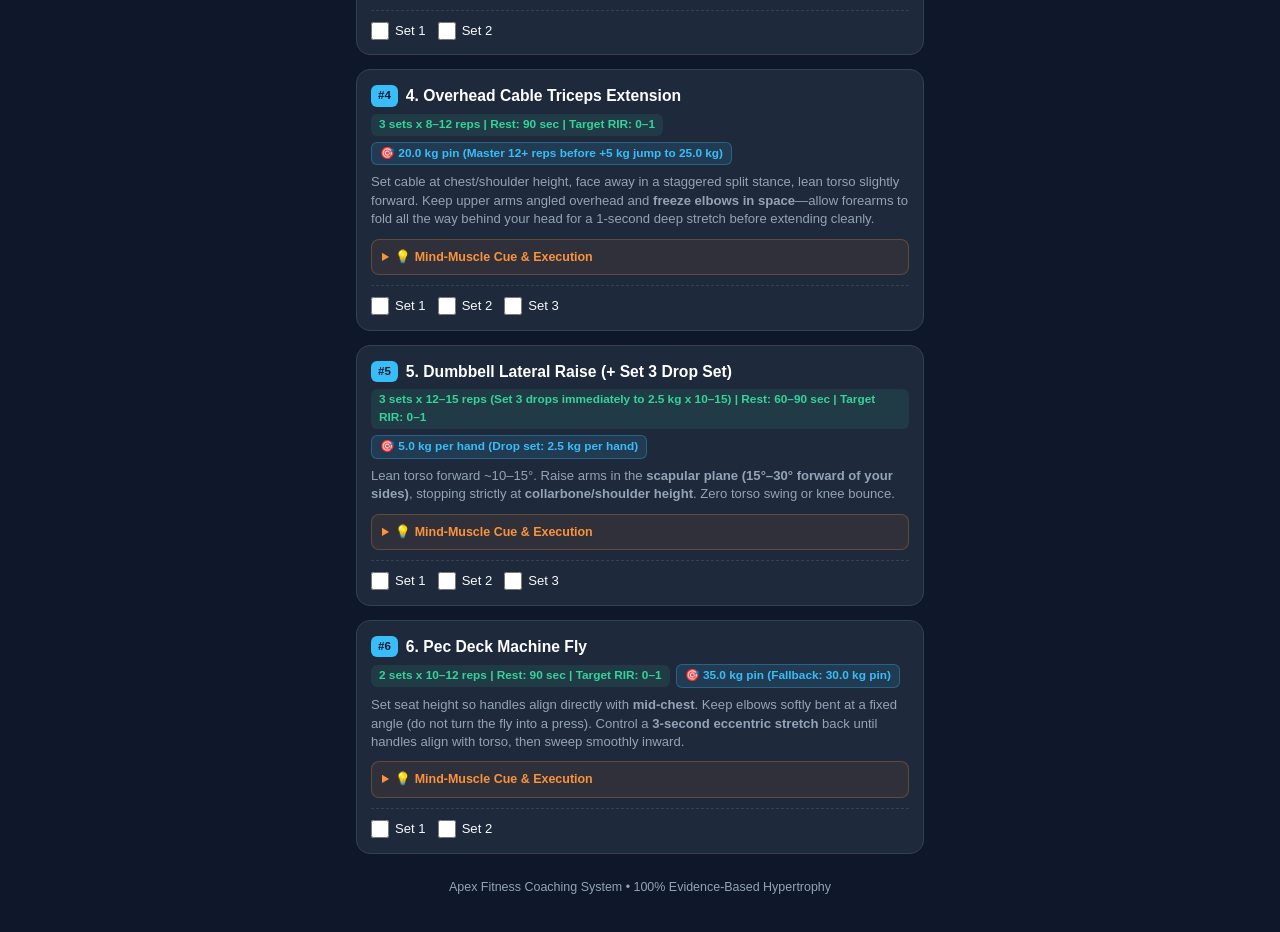
<file: OUTPUTS/mobile/next_workout.html>
<!DOCTYPE html>
<html lang="en">
<head>
    <meta charset="UTF-8">
    <meta name="viewport" content="width=device-width, initial-scale=1.0">
    <title>DYNAMIC PUSH SESSION (14-DAY RECOVERY • INTERLEAVED UPPER CHEST, DUAL LATERALS & LONG-HEAD TRICEPS) | Mobile Workout</title>
    <style>
        :root {
            --bg: #0F172A;
            --card-bg: #1E293B;
            --text: #F8FAFC;
            --text-muted: #94A3B8;
            --accent: #38BDF8;
            --accent-green: #34D399;
            --accent-orange: #FB923C;
            --border: #334155;
        }
        * { box-sizing: border-box; margin: 0; padding: 0; }
        body {
            font-family: -apple-system, BlinkMacSystemFont, "Segoe UI", Roboto, Helvetica, Arial, sans-serif;
            background-color: var(--bg);
            color: var(--text);
            padding: 16px;
            max-width: 600px;
            margin: 0 auto;
            line-height: 1.5;
        }
        header {
            text-align: center;
            padding: 16px 0 20px;
            border-bottom: 1px solid var(--border);
            margin-bottom: 16px;
        }
        h1 {
            font-size: 1.25rem;
            color: var(--accent);
            margin-bottom: 6px;
            letter-spacing: -0.5px;
        }
        .subtitle {
            font-size: 0.82rem;
            color: var(--text-muted);
            line-height: 1.4;
        }
        .coach-accordion {
            background: rgba(56, 189, 248, 0.08);
            border: 1px solid rgba(56, 189, 248, 0.25);
            border-radius: 12px;
            margin-bottom: 16px;
            overflow: hidden;
        }
        .coach-accordion summary {
            padding: 12px 14px;
            font-size: 0.88rem;
            font-weight: 700;
            color: var(--accent);
            cursor: pointer;
            list-style: none;
            display: flex;
            justify-content: space-between;
            align-items: center;
        }
        .coach-accordion summary::-webkit-details-marker { display: none; }
        .coach-accordion-content {
            padding: 0 14px 14px;
        }
        .briefing-box {
            background: rgba(15, 23, 42, 0.6);
            border: 1px solid var(--border);
            border-radius: 8px;
            padding: 10px 12px;
            margin-top: 8px;
        }
        .briefing-box h4 {
            font-size: 0.82rem;
            color: var(--accent-green);
            margin-bottom: 6px;
        }
        .briefing-box ul {
            list-style: disc;
            padding-left: 18px;
            font-size: 0.78rem;
            color: var(--text-muted);
        }
        .briefing-box li { margin-bottom: 4px; }
        .exercise-card {
            background-color: var(--card-bg);
            border: 1px solid var(--border);
            border-radius: 14px;
            padding: 14px;
            margin-bottom: 14px;
        }
        .exercise-header {
            display: flex;
            align-items: center;
            gap: 8px;
            margin-bottom: 6px;
        }
        .badge {
            background-color: var(--accent);
            color: #0F172A;
            font-weight: 800;
            font-size: 0.72rem;
            padding: 2px 7px;
            border-radius: 6px;
        }
        .ex-name {
            font-size: 0.98rem;
            font-weight: 700;
            color: #FFF;
        }
        .target-row {
            display: flex;
            flex-wrap: wrap;
            align-items: center;
            gap: 6px;
            margin-bottom: 8px;
        }
        .target-tag {
            display: inline-block;
            font-size: 0.74rem;
            font-weight: 600;
            color: var(--accent-green);
            background: rgba(52, 211, 153, 0.1);
            padding: 2px 8px;
            border-radius: 6px;
        }
        .weight-tag {
            display: inline-block;
            font-size: 0.74rem;
            font-weight: 700;
            color: var(--accent);
            background: rgba(56, 189, 248, 0.12);
            border: 1px solid rgba(56, 189, 248, 0.3);
            padding: 2px 8px;
            border-radius: 6px;
        }
        .quick-cue {
            font-size: 0.82rem;
            color: var(--text-muted);
            line-height: 1.4;
            margin-bottom: 10px;
        }
        .mmc-details {
            background: rgba(251, 146, 60, 0.08);
            border: 1px solid rgba(251, 146, 60, 0.25);
            border-radius: 8px;
            padding: 8px 10px;
            margin-bottom: 10px;
        }
        .mmc-details summary {
            font-size: 0.78rem;
            font-weight: 700;
            color: var(--accent-orange);
            cursor: pointer;
        }
        .mmc-text {
            font-size: 0.78rem;
            color: #FED7AA;
            line-height: 1.45;
            margin-top: 6px;
        }
        .calib-text {
            font-size: 0.76rem;
            color: var(--accent-green);
            margin-top: 6px;
            padding-top: 6px;
            border-top: 1px dashed rgba(251, 146, 60, 0.2);
        }
        .set-tracker {
            display: flex;
            gap: 12px;
            padding-top: 10px;
            border-top: 1px dashed var(--border);
        }
        .set-tracker label {
            display: flex;
            align-items: center;
            gap: 6px;
            font-size: 0.82rem;
            color: var(--text);
            cursor: pointer;
        }
        .set-tracker input[type="checkbox"] {
            width: 18px;
            height: 18px;
            accent-color: var(--accent-green);
        }
        footer {
            text-align: center;
            font-size: 0.78rem;
            color: var(--text-muted);
            margin-top: 24px;
            padding-bottom: 20px;
        }
    </style>
</head>
<body>
    <header>
        <h1>DYNAMIC PUSH SESSION (14-DAY RECOVERY • INTERLEAVED UPPER CHEST, DUAL LATERALS & LONG-HEAD TRICEPS)</h1>
        <div class="subtitle">Dynamically synthesized from live telemetry (Push rested 14d, Pull 7d, Legs 1d). Interleaves Lateral Delts & Overhead Triceps between every chest movement so zero chest sets stack back-to-back, includes feeler sets for >14d layoffs, and prioritizes stretch-mediated long-head triceps.</div>
    </header>

    
    <details class="coach-accordion" open>
        <summary>🧠 Coach Protocols & Warm-Up <span>▼</span></summary>
        <div class="coach-accordion-content">
            
        <div class="briefing-box">
            <h4>1. Real-Time Synthesis Rationale (Why These 6 Exercises Today)</h4>
            <ul><li><strong>Zero Back-to-Back Chest Stacking</strong>: Every chest movement (`Incline DB` → `Smith Bench` → `Pec Deck`) is separated by Lateral Raises and Overhead Triceps so pecs clear local fatigue instead of crashing like Oct 19 (-45% Pec Deck drop).</li><li><strong>Dual-Profile Lateral Delts (Tier-1 Priority)</strong>: Since Push frequency has averaged once every 14 days, both <strong>Cable Lateral Raise</strong> (lengthened bottom stretch) and <strong>DB Lateral Raise</strong> (shortened top peak + drop set) are included for 6+1 sets.</li><li><strong>Long-Head Triceps Priority</strong>: Replaces Pushdowns with <strong>Overhead Cable Triceps Extension</strong> (your hottest Nov 14 PR at 20 kg × 10, 8, 7) because overhead stretch drives ~2/3 of triceps mass when pressing frequency is low.</li><li><strong>Layoff Feeler Guardrail</strong>: Incline DB (14d gap) requires a <strong>17.5 kg × 4</strong> feeler set; Smith Bench (40d gap) requires a <strong>32.5 kg × 5</strong> feeler set before working weights.</li></ul>
        </div>
        
        <div class="briefing-box">
            <h4>2. Equipment & Intensity Guardrails</h4>
            <ul><li><strong>NO 6.0 kg DB in Gym</strong>: Rack jumps 5.0 kg → 7.0 kg (+40%). Stay strictly on <strong>5.0 kg DBs</strong> for DB Lateral Raises (12–15+ reps, 2s negative) + Set 3 drop set to <strong>2.5 kg</strong>.</li><li><strong>+5.0 kg Cable Stack Increments</strong>: Stay on <strong>20.0 kg</strong> on Overhead Triceps Ext until you conquer 12+ reps across sets.</li><li><strong>RIR Standards</strong>: Stop compounds (Incline DB, Smith Bench) at <strong>1–2 RIR</strong>. Push isolations (Cable/DB Lateral Raise, Overhead Ext, Pec Deck) to <strong>0–1 RIR</strong>.</li></ul>
        </div>
        
        <div class="briefing-box">
            <h4>3. Gym Duration Guardrail: 50–55 Minutes Max</h4>
            <ul><li><strong>16 Working Sets Total</strong>: Rest <strong>150 sec</strong> on Incline DB & Smith Bench, <strong>60–90 sec</strong> on Lateral Raises, Overhead Triceps, and Pec Deck.</li></ul>
        </div>
        
        </div>
    </details>
    

    <main>
        
        <div class="exercise-card">
            <div class="exercise-header">
                <span class="badge">#1</span>
                <span class="ex-name">1. Incline Dumbbell Bench Press (30° Bench)</span>
            </div>
            <div class="target-row">
                <div class="target-tag"><strong>3 sets x 6–10 (Set 1) / 8–12 (Sets 2–3) reps</strong> | Rest: 150 sec | Target RIR: <strong>1–2</strong></div>
                <div class="weight-tag">🎯 <strong>22.5 kg top-set / 20.0 kg back-off (per hand)</strong></div>
            </div>
            <p class="quick-cue">Set bench strictly to <strong>30° (second notch)</strong>—never 45°. Tuck elbows <strong>45°–60°</strong> from torso, lower DBs to outer upper-chest stretch for 2 seconds, drive up smoothly without clacking weights at top.</p>
            
        <details class="mmc-details">
            <summary>💡 Mind-Muscle Cue & Execution</summary>
            <p class="flow-text">🔄 <strong>Order Rationale:</strong> <strong>#1 Clavicular Upper-Chest Anchor.</strong> Executed first while CNS and front delts are 100% fresh after 14 days rest.</p>
            <p class="swap-text">⚡ <strong>If Machine Taken:</strong> If adjustable benches are full, start with <strong>Smith Machine Bench Press</strong> (#3) or use <strong>Incline Machine Chest Press</strong> (35.0–45.0 kg).</p>
            <p class="mmc-text">Pin shoulder blades <strong>down and back into the bench</strong> before unracking. Think about sweeping your biceps inward across your collarbone shelf rather than pushing your hands away.</p>
            <p class="calib-text">⚖️ <strong>Starting Load Target:</strong> <strong>22.5 kg top-set / 20.0 kg back-off (per hand)</strong></p>
        </details>
        
            <div class="set-tracker">
                <label><input type="checkbox"> Set 1</label><label><input type="checkbox"> Set 2</label><label><input type="checkbox"> Set 3</label>
            </div>
        </div>
        
        <div class="exercise-card">
            <div class="exercise-header">
                <span class="badge">#2</span>
                <span class="ex-name">2. Cable Lateral Raise</span>
            </div>
            <div class="target-row">
                <div class="target-tag"><strong>3 sets x 12–15 reps</strong> | Rest: 60–90 sec | Target RIR: <strong>0–1</strong></div>
                <div class="weight-tag">🎯 <strong>2.5 kg pin (Master 3 × 15 before jumping to 5.0 kg)</strong></div>
            </div>
            <p class="quick-cue">Set pulley to <strong>wrist/hip height</strong>, cable crossing in front of thighs (or behind back). Stand tall, hold upright support lightly with non-working hand, sweep arm out in the scapular plane (15° forward) to shoulder height, and control a 2-second negative without letting the weight stack clank.</p>
            
        <details class="mmc-details">
            <summary>💡 Mind-Muscle Cue & Execution</summary>
            <p class="flow-text">🔄 <strong>Order Rationale:</strong> <strong>#2 Lengthened-Range Lateral Delt Priority & Active Chest Recovery.</strong> Gives pecs/triceps 6–8 minutes of metabolic clearance before Smith Bench while loading the medial delt in the bottom stretch.</p>
            <p class="swap-text">⚡ <strong>If Machine Taken:</strong> If cable stack is occupied, swap order with <strong>Smith Machine Bench Press</strong> (#3) or perform single-arm <strong>Leaning DB Lateral Raise</strong> (5.0 kg DB).</p>
            <p class="mmc-text">Depress your shoulder blade <strong>down into your back pocket</strong> before every rep. Think about dragging your <strong>wrist/knuckles toward the opposite wall</strong>, keeping your pinky level with your thumb.</p>
            <p class="calib-text">⚖️ <strong>Starting Load Target:</strong> <strong>2.5 kg pin (Master 3 × 15 before jumping to 5.0 kg)</strong></p>
        </details>
        
            <div class="set-tracker">
                <label><input type="checkbox"> Set 1</label><label><input type="checkbox"> Set 2</label><label><input type="checkbox"> Set 3</label>
            </div>
        </div>
        
        <div class="exercise-card">
            <div class="exercise-header">
                <span class="badge">#3</span>
                <span class="ex-name">3. Smith Machine Bench Press (Flat)</span>
            </div>
            <div class="target-row">
                <div class="target-tag"><strong>2 sets x 6–8 reps</strong> | Rest: 150 sec | Target RIR: <strong>1–2</strong></div>
                <div class="weight-tag">🎯 <strong>42.5 kg – 47.5 kg total (bar + plates)</strong></div>
            </div>
            <p class="quick-cue">Align bench so the bar touches your <strong>lower sternum / nipple line</strong> at the bottom. Plant feet flat into the floor, keep chest proud, and lower under a 2-second controlled descent without bouncing off the chest.</p>
            
        <details class="mmc-details">
            <summary>💡 Mind-Muscle Cue & Execution</summary>
            <p class="flow-text">🔄 <strong>Order Rationale:</strong> <strong>#3 Refreshed Sternal Chest Mechanical Tension.</strong> Re-establishes flat pressing strength after a 40-day layoff while pecs and triceps are cleared of incline-press fatigue.</p>
            <p class="swap-text">⚡ <strong>If Machine Taken:</strong> If Smith machine is taken, execute <strong>Flat Barbell Bench Press</strong> (37.5–42.5 kg) or <strong>Seated Chest Press Machine</strong> (40.0–45.0 kg) for 2 × 8–10 reps.</p>
            <p class="mmc-text">Imagine trying to <strong>bend the bar inward</strong> and squeeze your elbows together across your lower chest as you press. Keep shoulders depressed away from your ears.</p>
            <p class="calib-text">⚖️ <strong>Starting Load Target:</strong> <strong>42.5 kg – 47.5 kg total (bar + plates)</strong></p>
        </details>
        
            <div class="set-tracker">
                <label><input type="checkbox"> Set 1</label><label><input type="checkbox"> Set 2</label>
            </div>
        </div>
        
        <div class="exercise-card">
            <div class="exercise-header">
                <span class="badge">#4</span>
                <span class="ex-name">4. Overhead Cable Triceps Extension</span>
            </div>
            <div class="target-row">
                <div class="target-tag"><strong>3 sets x 8–12 reps</strong> | Rest: 90 sec | Target RIR: <strong>0–1</strong></div>
                <div class="weight-tag">🎯 <strong>20.0 kg pin (Master 12+ reps before +5 kg jump to 25.0 kg)</strong></div>
            </div>
            <p class="quick-cue">Set cable at chest/shoulder height, face away in a staggered split stance, lean torso slightly forward. Keep upper arms angled overhead and <strong>freeze elbows in space</strong>—allow forearms to fold all the way behind your head for a 1-second deep stretch before extending cleanly.</p>
            
        <details class="mmc-details">
            <summary>💡 Mind-Muscle Cue & Execution</summary>
            <p class="flow-text">🔄 <strong>Order Rationale:</strong> <strong>#4 Stretch-Mediated Long-Head Triceps Priority.</strong> Placed before Pec Deck so chest recovers completely while you drive maximal growth in the triceps long head (~2/3 of upper-arm triceps mass).</p>
            <p class="swap-text">⚡ <strong>If Machine Taken:</strong> If overhead cable station is occupied, perform <strong>Cable Triceps Pushdown</strong> at 20.0 kg (3 × 12–15) or <strong>Single-Arm Overhead DB Extension</strong> (7.0–8.0 kg DB).</p>
            <p class="mmc-text">Feel the <strong>back-underside of your upper arm (long head near the armpit)</strong> stretch tight at the bottom of every rep, then drive your hands forward without flaring elbows outward.</p>
            <p class="calib-text">⚖️ <strong>Starting Load Target:</strong> <strong>20.0 kg pin (Master 12+ reps before +5 kg jump to 25.0 kg)</strong></p>
        </details>
        
            <div class="set-tracker">
                <label><input type="checkbox"> Set 1</label><label><input type="checkbox"> Set 2</label><label><input type="checkbox"> Set 3</label>
            </div>
        </div>
        
        <div class="exercise-card">
            <div class="exercise-header">
                <span class="badge">#5</span>
                <span class="ex-name">5. Dumbbell Lateral Raise (+ Set 3 Drop Set)</span>
            </div>
            <div class="target-row">
                <div class="target-tag"><strong>3 sets x 12–15 reps (Set 3 drops immediately to 2.5 kg x 10–15)</strong> | Rest: 60–90 sec | Target RIR: <strong>0–1</strong></div>
                <div class="weight-tag">🎯 <strong>5.0 kg per hand (Drop set: 2.5 kg per hand)</strong></div>
            </div>
            <p class="quick-cue">Lean torso forward ~10–15°. Raise arms in the <strong>scapular plane (15°–30° forward of your sides)</strong>, stopping strictly at <strong>collarbone/shoulder height</strong>. Zero torso swing or knee bounce.</p>
            
        <details class="mmc-details">
            <summary>💡 Mind-Muscle Cue & Execution</summary>
            <p class="flow-text">🔄 <strong>Order Rationale:</strong> <strong>#5 Shortened-Range Lateral Delt Overload & Active Chest Breather.</strong> Complements Cable Laterals by peaking tension at the top of the arc while giving chest extra recovery before Pec Deck.</p>
            <p class="swap-text">⚡ <strong>If Machine Taken:</strong> If 5.0 kg DBs are taken, run 3 burnout sets on <strong>Cable Lateral Raise</strong> (2.5 kg) with a 1-second pause at peak abduction.</p>
            <p class="mmc-text"><strong>Pocket your shoulder blades down</strong> before rep 1. Reach your <strong>knuckles outward toward the far walls</strong> (not upward toward the ceiling) and pull your elbows apart like stretching a tight elastic band.</p>
            <p class="calib-text">⚖️ <strong>Starting Load Target:</strong> <strong>5.0 kg per hand (Drop set: 2.5 kg per hand)</strong></p>
        </details>
        
            <div class="set-tracker">
                <label><input type="checkbox"> Set 1</label><label><input type="checkbox"> Set 2</label><label><input type="checkbox"> Set 3</label>
            </div>
        </div>
        
        <div class="exercise-card">
            <div class="exercise-header">
                <span class="badge">#6</span>
                <span class="ex-name">6. Pec Deck Machine Fly</span>
            </div>
            <div class="target-row">
                <div class="target-tag"><strong>2 sets x 10–12 reps</strong> | Rest: 90 sec | Target RIR: <strong>0–1</strong></div>
                <div class="weight-tag">🎯 <strong>35.0 kg pin (Fallback: 30.0 kg pin)</strong></div>
            </div>
            <p class="quick-cue">Set seat height so handles align directly with <strong>mid-chest</strong>. Keep elbows softly bent at a fixed angle (do not turn the fly into a press). Control a <strong>3-second eccentric stretch</strong> back until handles align with torso, then sweep smoothly inward.</p>
            
        <details class="mmc-details">
            <summary>💡 Mind-Muscle Cue & Execution</summary>
            <p class="flow-text">🔄 <strong>Order Rationale:</strong> <strong>#6 Pure Pectoral Isolation & Peak Contraction Finisher.</strong> Chest is refreshed after Overhead Triceps and DB Laterals so you finish with strong squeeze instead of post-bench rep collapse.</p>
            <p class="swap-text">⚡ <strong>If Machine Taken:</strong> If Pec Deck is busy, execute <strong>Standing Cable Chest Fly</strong> (set pulleys at shoulder height, 5.0–7.5 kg per side) for 2 × 12–15 reps.</p>
            <p class="mmc-text">Lead the inward sweep with your <strong>inner elbows and wrists together</strong>, not your hands. Hold a hard <strong>1-second squeeze</strong> when knuckles meet in front of your sternum.</p>
            <p class="calib-text">⚖️ <strong>Starting Load Target:</strong> <strong>35.0 kg pin (Fallback: 30.0 kg pin)</strong></p>
        </details>
        
            <div class="set-tracker">
                <label><input type="checkbox"> Set 1</label><label><input type="checkbox"> Set 2</label>
            </div>
        </div>
        
    </main>

    

    <footer>
        <p>Apex Fitness Coaching System • 100% Evidence-Based Hypertrophy</p>
    </footer>
</body>
</html>
</file>
<file: docs/style.css>
:root {
  --bg-primary: #090D16;
  --bg-card: rgba(26, 35, 53, 0.85);
  --bg-card-sub: rgba(33, 44, 66, 0.6);
  --border-card: rgba(255, 255, 255, 0.08);
  --text-main: #F8FAFC;
  --text-muted: #94A3B8;
  --text-dim: #64748B;
  --accent-cyan: #38BDF8;
  --accent-green: #34D399;
  --accent-orange: #FB923C;
  --accent-red: #F87171;
  --accent-purple: #A78BFA;
  --nav-bg: rgba(15, 23, 42, 0.95);
}

* {
  box-sizing: border-box;
  margin: 0;
  padding: 0;
  -webkit-tap-highlight-color: transparent;
}

body {
  font-family: 'Plus Jakarta Sans', -apple-system, sans-serif;
  background-color: var(--bg-primary);
  color: var(--text-main);
  min-height: 100vh;
  padding-bottom: 95px;
  overflow-x: hidden;
}

/* Header */
.app-header {
  position: sticky;
  top: 0;
  z-index: 100;
  display: flex;
  justify-content: space-between;
  align-items: center;
  padding: 14px 18px;
  background: rgba(9, 13, 22, 0.88);
  backdrop-filter: blur(14px);
  border-bottom: 1px solid var(--border-card);
}

.brand {
  display: flex;
  align-items: center;
  gap: 10px;
}

.brand-icon {
  font-size: 1.4rem;
  background: linear-gradient(135deg, var(--accent-cyan), var(--accent-green));
  -webkit-background-clip: text;
  -webkit-text-fill-color: transparent;
}

.brand-text h1 {
  font-family: 'Outfit', sans-serif;
  font-size: 1.15rem;
  font-weight: 800;
  letter-spacing: 0.5px;
  color: #FFF;
}

.sub-label {
  font-size: 0.7rem;
  color: var(--text-dim);
  text-transform: uppercase;
  letter-spacing: 0.8px;
}

.bridge-status {
  display: flex;
  align-items: center;
  gap: 8px;
  padding: 6px 12px;
  background: rgba(255, 255, 255, 0.05);
  border: 1px solid var(--border-card);
  border-radius: 20px;
  font-size: 0.75rem;
  font-weight: 600;
}

.status-dot {
  width: 8px;
  height: 8px;
  border-radius: 50%;
  background: var(--text-dim);
}

.status-dot.online {
  background: var(--accent-green);
  box-shadow: 0 0 10px var(--accent-green);
}

.status-dot.offline {
  background: var(--accent-orange);
}

/* Content Container */
.main-content {
  padding: 16px 16px;
  max-width: 600px;
  margin: 0 auto;
}

.tab-pane {
  display: none;
  animation: fadeIn 0.2s ease forwards;
}

.tab-pane.active {
  display: block;
}

@keyframes fadeIn {
  from { opacity: 0; transform: translateY(4px); }
  to { opacity: 1; transform: translateY(0); }
}

.section-title {
  margin-bottom: 16px;
}

.section-title h2 {
  font-family: 'Outfit', sans-serif;
  font-size: 1.25rem;
  font-weight: 700;
  color: #FFF;
}

.section-title p {
  font-size: 0.82rem;
  color: var(--text-muted);
  margin-top: 2px;
}

/* TAB 1: WORKOUT FLOOR */
.session-card-header {
  background: linear-gradient(135deg, rgba(30, 41, 59, 0.8), rgba(15, 23, 42, 0.9));
  border: 1px solid var(--border-card);
  border-radius: 16px;
  padding: 18px;
  margin-bottom: 14px;
}

.session-badge {
  display: inline-block;
  font-size: 0.7rem;
  font-weight: 800;
  letter-spacing: 0.6px;
  color: var(--accent-cyan);
  background: rgba(56, 189, 248, 0.12);
  padding: 4px 10px;
  border-radius: 20px;
  margin-bottom: 8px;
}

.session-card-header h2 {
  font-family: 'Outfit', sans-serif;
  font-size: 1.25rem;
  font-weight: 700;
  color: #FFF;
  margin-bottom: 4px;
}

.session-sub {
  font-size: 0.82rem;
  color: var(--text-muted);
}

/* Rest Timer Component */
.rest-timer-bar {
  background: var(--bg-card);
  border: 1px solid var(--border-card);
  border-radius: 14px;
  padding: 12px 16px;
  display: flex;
  justify-content: space-between;
  align-items: center;
  margin-bottom: 16px;
}

.timer-display {
  display: flex;
  align-items: baseline;
  gap: 8px;
}

.timer-label {
  font-size: 0.72rem;
  font-weight: 700;
  color: var(--text-dim);
}

.timer-digits {
  font-family: 'Outfit', monospace;
  font-size: 1.35rem;
  font-weight: 800;
  color: var(--accent-orange);
}

.timer-buttons {
  display: flex;
  gap: 6px;
}

.btn-timer {
  background: rgba(255, 255, 255, 0.06);
  border: 1px solid var(--border-card);
  color: var(--text-main);
  padding: 6px 10px;
  border-radius: 8px;
  font-size: 0.78rem;
  font-weight: 600;
  cursor: pointer;
}

.btn-timer.reset {
  color: var(--accent-red);
}

/* Exercise Feed */
.exercise-feed {
  display: flex;
  flex-direction: column;
  gap: 12px;
}

.ex-card {
  background: var(--bg-card);
  border: 1px solid var(--border-card);
  border-radius: 14px;
  padding: 14px;
}

.ex-top {
  display: flex;
  justify-content: space-between;
  align-items: flex-start;
  margin-bottom: 6px;
}

.ex-title-wrap {
  display: flex;
  align-items: center;
  gap: 8px;
}

.ex-num {
  font-size: 0.75rem;
  font-weight: 800;
  color: var(--accent-cyan);
}

.ex-name {
  font-size: 0.95rem;
  font-weight: 700;
  color: #FFF;
}

.ex-target-pill {
  font-size: 0.72rem;
  font-weight: 600;
  color: var(--accent-green);
  background: rgba(52, 211, 153, 0.1);
  padding: 3px 8px;
  border-radius: 6px;
}

.ex-weight-target-badge {
  display: flex;
  align-items: baseline;
  gap: 6px;
  background: linear-gradient(135deg, rgba(56, 189, 248, 0.12), rgba(52, 211, 153, 0.08));
  border: 1px solid rgba(56, 189, 248, 0.35);
  border-radius: 8px;
  padding: 6px 10px;
  margin-bottom: 8px;
  font-size: 0.78rem;
  line-height: 1.35;
}

.ex-weight-target-badge .weight-icon {
  font-size: 0.85rem;
}

.ex-weight-target-badge .weight-title {
  font-weight: 700;
  color: var(--accent-cyan);
  white-space: nowrap;
}

.ex-weight-target-badge .weight-val {
  font-weight: 600;
  color: #F8FAFC;
}

.ex-weight-target-badge .weight-val strong {
  color: #38BDF8;
}

.ex-cue {
  font-size: 0.8rem;
  color: var(--text-muted);
  line-height: 1.4;
  margin-bottom: 8px;
}

/* Master Coach Collapsible Briefing Banner */
.coach-briefing-collapsible {
  background: linear-gradient(135deg, rgba(56, 189, 248, 0.08), rgba(16, 185, 129, 0.06));
  border: 1px solid rgba(56, 189, 248, 0.28);
  border-radius: 14px;
  margin-bottom: 14px;
  overflow: hidden;
  box-shadow: 0 4px 16px rgba(0, 0, 0, 0.25);
}

.coach-briefing-toggle {
  width: 100%;
  background: transparent;
  border: none;
  padding: 12px 14px;
  display: flex;
  align-items: center;
  justify-content: space-between;
  cursor: pointer;
  text-align: left;
}

.briefing-toggle-left {
  display: flex;
  align-items: center;
  gap: 10px;
}

.briefing-icon {
  font-size: 1.35rem;
}

.briefing-titles {
  display: flex;
  flex-direction: column;
  gap: 2px;
}

.briefing-title {
  font-family: 'Outfit', sans-serif;
  font-size: 0.92rem;
  font-weight: 700;
  color: var(--accent-cyan);
  letter-spacing: 0.3px;
}

.briefing-sub {
  font-size: 0.72rem;
  color: var(--text-dim);
}

.briefing-arrow {
  color: var(--accent-cyan);
  font-size: 0.85rem;
  font-weight: 700;
  transition: transform 0.2s ease;
}

.coach-briefing-content {
  padding: 0 14px 14px;
  display: flex;
  flex-direction: column;
  gap: 10px;
  border-top: 1px solid rgba(56, 189, 248, 0.15);
}

.briefing-card {
  background: rgba(15, 23, 42, 0.7);
  border: 1px solid rgba(255, 255, 255, 0.08);
  border-radius: 10px;
  padding: 10px 12px;
}

.briefing-card h4 {
  font-size: 0.82rem;
  font-weight: 700;
  color: var(--accent-green);
  margin-bottom: 6px;
  letter-spacing: 0.2px;
}

.briefing-card ul {
  list-style: disc;
  padding-left: 18px;
  font-size: 0.78rem;
  color: var(--text-muted);
  line-height: 1.45;
}

.briefing-card li {
  margin-bottom: 4px;
}

.briefing-card li strong {
  color: #FFF;
}

/* Exercise Card Mind-Muscle Box */
.ex-mmc-box {
  margin-top: 4px;
  margin-bottom: 12px;
}

.mmc-toggle-btn {
  width: 100%;
  background: rgba(251, 146, 60, 0.08);
  border: 1px solid rgba(251, 146, 60, 0.25);
  border-radius: 8px;
  padding: 6px 10px;
  display: flex;
  align-items: center;
  justify-content: space-between;
  cursor: pointer;
  color: var(--accent-orange);
  font-size: 0.76rem;
  font-weight: 700;
  transition: background 0.2s ease;
}

.mmc-toggle-btn:hover {
  background: rgba(251, 146, 60, 0.15);
}

.mmc-arrow {
  font-size: 0.75rem;
}

.mmc-drawer {
  background: rgba(15, 23, 42, 0.85);
  border: 1px solid rgba(251, 146, 60, 0.2);
  border-top: none;
  border-radius: 0 0 8px 8px;
  padding: 10px 12px;
  animation: fadeIn 0.2s ease forwards;
}

.mmc-content {
  font-size: 0.8rem;
  color: #FED7AA;
  line-height: 1.5;
  margin-bottom: 6px;
}

.mmc-tag {
  color: var(--accent-orange);
  font-weight: 800;
  font-size: 0.74rem;
  letter-spacing: 0.4px;
}

.mmc-calibration {
  font-size: 0.78rem;
  color: var(--text-muted);
  padding-top: 6px;
  border-top: 1px dashed rgba(251, 146, 60, 0.2);
}

.calib-tag {
  color: var(--accent-green);
  font-weight: 700;
}

.set-row {
  display: flex;
  gap: 8px;
  padding-top: 10px;
  border-top: 1px solid rgba(255, 255, 255, 0.05);
}

.set-check {
  flex: 1;
  display: flex;
  align-items: center;
  justify-content: center;
  background: rgba(255, 255, 255, 0.04);
  border: 1px solid rgba(255, 255, 255, 0.08);
  border-radius: 8px;
  padding: 8px 6px;
  font-size: 0.8rem;
  font-weight: 600;
  cursor: pointer;
  user-select: none;
  transition: all 0.15s ease;
}

.set-check.completed {
  background: rgba(52, 211, 153, 0.2);
  border-color: var(--accent-green);
  color: #FFF;
}

/* TAB 2: LOGGING & SMART QUEUE */
.mode-switch-bar {
  display: flex;
  gap: 8px;
  margin-bottom: 12px;
  background: rgba(255, 255, 255, 0.03);
  padding: 4px;
  border-radius: 12px;
  border: 1px solid var(--border-card);
}

.mode-toggle {
  flex: 1;
  display: flex;
  align-items: center;
  justify-content: center;
  gap: 6px;
  background: transparent;
  border: none;
  color: var(--text-muted);
  padding: 8px 12px;
  border-radius: 8px;
  font-size: 0.8rem;
  font-weight: 600;
  cursor: pointer;
  transition: all 0.15s ease;
}

.mode-toggle.active {
  background: rgba(255, 255, 255, 0.08);
  color: #FFF;
}

.mode-toggle .dot {
  width: 7px;
  height: 7px;
  border-radius: 50%;
}

.mode-toggle .dot.live { background: var(--accent-green); }
.mode-toggle .dot.test { background: var(--accent-purple); }

.test-banner {
  background: rgba(167, 139, 250, 0.12);
  border: 1px solid rgba(167, 139, 250, 0.3);
  border-radius: 12px;
  padding: 10px 14px;
  margin-bottom: 12px;
}

.test-badge {
  display: inline-block;
  font-size: 0.68rem;
  font-weight: 800;
  color: var(--accent-purple);
  background: rgba(167, 139, 250, 0.2);
  padding: 2px 6px;
  border-radius: 4px;
  margin-bottom: 4px;
}

.test-banner p {
  font-size: 0.78rem;
  color: #E2E8F0;
  line-height: 1.35;
}

.type-selector {
  display: flex;
  gap: 8px;
  margin-bottom: 12px;
  overflow-x: auto;
  padding-bottom: 4px;
}

.btn-chip {
  background: rgba(255, 255, 255, 0.06);
  border: 1px solid var(--border-card);
  color: var(--text-muted);
  font-size: 0.8rem;
  font-weight: 600;
  padding: 7px 13px;
  border-radius: 20px;
  white-space: nowrap;
  cursor: pointer;
}

.btn-chip.active {
  background: var(--accent-cyan);
  color: #090D16;
  border-color: var(--accent-cyan);
}

.log-input-box {
  background: var(--bg-card);
  border: 1px solid var(--border-card);
  border-radius: 14px;
  padding: 14px;
  margin-bottom: 16px;
}

.log-input-box textarea {
  width: 100%;
  height: 130px;
  background: rgba(15, 23, 42, 0.6);
  border: 1px solid var(--border-card);
  border-radius: 10px;
  padding: 12px;
  color: var(--text-main);
  font-family: 'Plus Jakarta Sans', monospace;
  font-size: 0.84rem;
  line-height: 1.45;
  resize: none;
  outline: none;
  margin-bottom: 10px;
}

.input-actions {
  display: flex;
  justify-content: space-between;
  gap: 10px;
}

.btn-voice {
  background: rgba(255, 255, 255, 0.06);
  border: 1px solid var(--border-card);
  color: var(--text-main);
  padding: 9px 14px;
  border-radius: 10px;
  font-size: 0.82rem;
  font-weight: 600;
  cursor: pointer;
  display: flex;
  align-items: center;
  gap: 6px;
}

.btn-voice.recording {
  background: var(--accent-red);
  color: #FFF;
}

.btn-submit {
  flex: 1;
  background: linear-gradient(135deg, var(--accent-cyan), #2563EB);
  border: none;
  color: #FFF;
  padding: 10px 16px;
  border-radius: 10px;
  font-size: 0.86rem;
  font-weight: 700;
  cursor: pointer;
  display: flex;
  align-items: center;
  justify-content: center;
  gap: 6px;
}

.btn-copy-prompt {
  background: rgba(56, 189, 248, 0.12);
  border: 1px solid rgba(56, 189, 248, 0.35);
  color: var(--accent-cyan);
  padding: 9px 13px;
  border-radius: 10px;
  font-size: 0.82rem;
  font-weight: 700;
  cursor: pointer;
  display: flex;
  align-items: center;
  gap: 6px;
  white-space: nowrap;
  transition: all 0.2s ease;
}

.btn-copy-prompt:active {
  transform: scale(0.96);
  background: rgba(56, 189, 248, 0.25);
}

/* Active Log Buffer Card */
.buffer-card {
  background: linear-gradient(145deg, rgba(15, 23, 42, 0.95), rgba(30, 41, 59, 0.85));
  border: 1px solid rgba(56, 189, 248, 0.35);
  border-radius: 14px;
  padding: 14px;
  margin-bottom: 16px;
  box-shadow: 0 4px 20px rgba(0, 0, 0, 0.3);
}

.buffer-header {
  display: flex;
  justify-content: space-between;
  align-items: center;
  margin-bottom: 10px;
}

.buffer-title-wrap {
  display: flex;
  align-items: center;
  gap: 8px;
  flex-wrap: wrap;
}

.buffer-badge {
  font-size: 0.72rem;
  font-weight: 800;
  color: #FFF;
  background: rgba(255, 255, 255, 0.12);
  padding: 3px 8px;
  border-radius: 6px;
  letter-spacing: 0.5px;
}

.buffer-status-tag {
  font-size: 0.7rem;
  font-weight: 700;
  padding: 3px 8px;
  border-radius: 6px;
}

.buffer-status-tag.synced {
  color: #10B981;
  background: rgba(16, 185, 129, 0.15);
  border: 1px solid rgba(16, 185, 129, 0.3);
}

.buffer-status-tag.cached {
  color: #F59E0B;
  background: rgba(245, 158, 11, 0.15);
  border: 1px solid rgba(245, 158, 11, 0.3);
}

.buffer-time {
  font-size: 0.72rem;
  color: var(--text-dim);
}

.buffer-content {
  background: rgba(0, 0, 0, 0.35);
  border: 1px solid rgba(255, 255, 255, 0.06);
  border-radius: 8px;
  padding: 10px 12px;
  font-family: 'Plus Jakarta Sans', monospace;
  font-size: 0.82rem;
  line-height: 1.5;
  color: #E2E8F0;
  white-space: pre-wrap;
  max-height: 180px;
  overflow-y: auto;
  margin-bottom: 12px;
}

.buffer-actions {
  display: flex;
  gap: 8px;
  flex-wrap: wrap;
}

.btn-buffer-action {
  flex: 1;
  min-width: 70px;
  background: rgba(255, 255, 255, 0.06);
  border: 1px solid var(--border-card);
  color: var(--text-main);
  padding: 8px 10px;
  border-radius: 8px;
  font-size: 0.76rem;
  font-weight: 600;
  cursor: pointer;
  display: flex;
  align-items: center;
  justify-content: center;
  gap: 4px;
  white-space: nowrap;
  transition: all 0.2s ease;
}

.btn-buffer-action.copy {
  background: rgba(56, 189, 248, 0.15);
  border-color: rgba(56, 189, 248, 0.4);
  color: var(--accent-cyan);
  font-weight: 700;
}

.btn-buffer-action.push {
  background: rgba(16, 185, 129, 0.15);
  border-color: rgba(16, 185, 129, 0.4);
  color: #34D399;
}

.btn-buffer-action.clear {
  color: var(--accent-red);
}

.btn-buffer-action:active {
  transform: scale(0.96);
}

/* GitHub Direct Sync Accordion */
.gh-sync-setup-box {
  background: rgba(255, 255, 255, 0.02);
  border: 1px dashed rgba(255, 255, 255, 0.12);
  border-radius: 12px;
  padding: 10px 14px;
  margin-bottom: 16px;
}

.gh-sync-summary {
  display: flex;
  justify-content: space-between;
  align-items: center;
  cursor: pointer;
  font-size: 0.8rem;
  font-weight: 600;
  color: var(--text-muted);
  list-style: none;
}

.gh-sync-summary::-webkit-details-marker {
  display: none;
}

.gh-status-indicator {
  font-size: 0.7rem;
  font-weight: 700;
  padding: 2px 7px;
  border-radius: 4px;
  background: rgba(255, 255, 255, 0.06);
  color: var(--text-dim);
}

.gh-status-indicator.connected {
  background: rgba(16, 185, 129, 0.15);
  color: #10B981;
}

.gh-sync-body {
  margin-top: 10px;
  font-size: 0.78rem;
  color: var(--text-muted);
  line-height: 1.45;
}

.gh-sync-body ol {
  padding-left: 18px;
  margin: 6px 0;
}

.gh-input-row {
  display: flex;
  gap: 8px;
  margin-top: 8px;
}

.gh-input-row input {
  flex: 1;
  background: rgba(0, 0, 0, 0.4);
  border: 1px solid var(--border-card);
  border-radius: 8px;
  padding: 8px 10px;
  color: #FFF;
  font-size: 0.8rem;
  outline: none;
}

.btn-save-token {
  background: var(--accent-cyan);
  border: none;
  color: #090D16;
  font-weight: 700;
  font-size: 0.78rem;
  padding: 8px 12px;
  border-radius: 8px;
  cursor: pointer;
  white-space: nowrap;
}

.gh-help-hint {
  font-size: 0.72rem;
  color: var(--accent-green);
  margin-top: 6px;
}

.btn-reset-token {
  background: rgba(255, 255, 255, 0.06);
  border: 1px solid rgba(255, 255, 255, 0.14);
  color: var(--text-dim);
  font-weight: 600;
  font-size: 0.72rem;
  padding: 5px 10px;
  border-radius: 6px;
  cursor: pointer;
  transition: all 0.2s ease;
}

.btn-reset-token:active {
  background: rgba(255, 255, 255, 0.12);
  color: #FFF;
}

/* Past 7 Days Logs Section */
.past-logs-section {
  background: var(--bg-card);
  border: 1px solid var(--border-card);
  border-radius: 14px;
  padding: 14px;
}

.past-logs-header {
  display: flex;
  justify-content: space-between;
  align-items: center;
  margin-bottom: 12px;
}

.past-logs-title-wrap {
  display: flex;
  align-items: center;
  gap: 10px;
}

.past-logs-icon {
  font-size: 1.25rem;
}

.past-logs-header h3 {
  font-size: 0.92rem;
  font-weight: 700;
  color: #FFF;
  margin: 0;
}

.past-logs-sub {
  font-size: 0.72rem;
  color: var(--text-dim);
  display: block;
  margin-top: 2px;
}

.past-logs-list {
  display: flex;
  flex-direction: column;
  gap: 10px;
}

.past-log-card {
  background: rgba(255, 255, 255, 0.03);
  border: 1px solid var(--border-card);
  border-radius: 10px;
  overflow: hidden;
  transition: all 0.2s ease;
}

.past-log-card[open] {
  border-color: rgba(56, 189, 248, 0.35);
  background: rgba(15, 23, 42, 0.6);
}

.past-log-summary {
  display: flex;
  justify-content: space-between;
  align-items: center;
  padding: 11px 13px;
  cursor: pointer;
  list-style: none;
  font-size: 0.82rem;
}

.past-log-summary::-webkit-details-marker {
  display: none;
}

.past-log-badge-wrap {
  display: flex;
  align-items: center;
  gap: 8px;
}

.past-log-date {
  font-weight: 700;
  color: #F8FAFC;
  font-size: 0.82rem;
}

.past-log-pill {
  font-size: 0.68rem;
  font-weight: 700;
  padding: 2px 7px;
  border-radius: 6px;
  letter-spacing: 0.4px;
}

.past-log-pill.push {
  background: rgba(239, 68, 68, 0.15);
  color: #F87171;
  border: 1px solid rgba(239, 68, 68, 0.3);
}

.past-log-pill.pull {
  background: rgba(56, 189, 248, 0.15);
  color: #38BDF8;
  border: 1px solid rgba(56, 189, 248, 0.3);
}

.past-log-pill.legs {
  background: rgba(16, 185, 129, 0.15);
  color: #34D399;
  border: 1px solid rgba(16, 185, 129, 0.3);
}

.past-log-meta {
  display: flex;
  align-items: center;
  gap: 8px;
  font-size: 0.74rem;
  color: var(--text-dim);
}

.past-arrow {
  font-size: 0.7rem;
  transition: transform 0.2s ease;
}

.past-log-card[open] .past-arrow {
  transform: rotate(180deg);
}

.past-log-body {
  padding: 10px 13px 13px 13px;
  border-top: 1px solid rgba(255, 255, 255, 0.05);
  background: rgba(0, 0, 0, 0.2);
}

.past-log-exercises {
  list-style: none;
  padding: 0;
  margin: 0 0 12px 0;
  display: flex;
  flex-direction: column;
  gap: 6px;
}

.past-log-exercises li {
  font-size: 0.78rem;
  line-height: 1.4;
  color: #CBD5E1;
  padding: 5px 8px;
  background: rgba(255, 255, 255, 0.03);
  border-radius: 6px;
  font-family: 'Plus Jakarta Sans', monospace;
}

.past-log-exercises li strong {
  color: #FFF;
}

.past-log-actions {
  display: flex;
  gap: 8px;
}

.btn-past-copy {
  flex: 1;
  background: rgba(56, 189, 248, 0.15);
  border: 1px solid rgba(56, 189, 248, 0.4);
  color: var(--accent-cyan);
  padding: 8px 10px;
  border-radius: 8px;
  font-size: 0.78rem;
  font-weight: 700;
  cursor: pointer;
  display: flex;
  align-items: center;
  justify-content: center;
  gap: 6px;
  transition: all 0.2s ease;
}

.btn-past-copy:active {
  transform: scale(0.97);
  background: rgba(56, 189, 248, 0.25);
}

.btn-past-template {
  flex: 1;
  background: rgba(255, 255, 255, 0.06);
  border: 1px solid var(--border-card);
  color: #E2E8F0;
  padding: 8px 10px;
  border-radius: 8px;
  font-size: 0.78rem;
  font-weight: 600;
  cursor: pointer;
  display: flex;
  align-items: center;
  justify-content: center;
  gap: 6px;
  transition: all 0.2s ease;
}

.btn-past-template:active {
  transform: scale(0.97);
  background: rgba(255, 255, 255, 0.12);
}

/* TAB 3: POSTURE */
.posture-card {
  background: var(--bg-card);
  border: 1px solid var(--border-card);
  border-radius: 14px;
  padding: 14px;
  margin-bottom: 12px;
}

.badge-posture {
  font-size: 0.68rem;
  font-weight: 800;
  padding: 3px 8px;
  border-radius: 6px;
  display: inline-block;
  margin-bottom: 6px;
}

.badge-posture.apt { background: rgba(251, 146, 60, 0.15); color: var(--accent-orange); }
.badge-posture.rounded { background: rgba(56, 189, 248, 0.15); color: var(--accent-cyan); }
.badge-posture.core { background: rgba(167, 139, 250, 0.15); color: var(--accent-purple); }
.badge-posture.neck { background: rgba(239, 68, 68, 0.15); color: #F87171; }
.badge-posture.retraction { background: rgba(56, 189, 248, 0.15); color: var(--accent-cyan); }
.badge-posture.trap { background: rgba(245, 158, 11, 0.15); color: #FBBF24; }
.badge-posture.thoracic { background: rgba(52, 211, 153, 0.15); color: #34D399; }

.posture-alert-box {
  background: rgba(239, 68, 68, 0.08);
  border: 1px solid rgba(239, 68, 68, 0.25);
  border-radius: 12px;
  padding: 12px 14px;
  margin-bottom: 16px;
  font-size: 0.8rem;
  line-height: 1.5;
  color: #FCA5A5;
}
.posture-alert-box strong {
  color: #FFF;
  display: block;
  margin-bottom: 4px;
}
.posture-section-divider {
  font-size: 0.76rem;
  font-weight: 800;
  text-transform: uppercase;
  letter-spacing: 0.06em;
  color: var(--accent-cyan);
  margin: 20px 0 10px;
  display: flex;
  align-items: center;
  gap: 8px;
}
.posture-section-divider::after {
  content: "";
  flex: 1;
  height: 1px;
  background: var(--border-card);
}

.posture-header h3 {
  font-size: 1rem;
  font-weight: 700;
  margin-bottom: 6px;
}

.posture-desc {
  font-size: 0.82rem;
  color: var(--text-muted);
  line-height: 1.45;
  margin-bottom: 12px;
}

.posture-action {
  display: flex;
  align-items: center;
  gap: 12px;
}

.btn-hold {
  background: rgba(255, 255, 255, 0.08);
  border: 1px solid var(--border-card);
  color: var(--text-main);
  padding: 8px 14px;
  border-radius: 8px;
  font-size: 0.8rem;
  font-weight: 600;
  cursor: pointer;
}

.btn-hold.running {
  background: var(--accent-orange);
  color: #000;
}

.reps-target {
  font-size: 0.8rem;
  font-weight: 700;
  color: var(--accent-cyan);
}

/* TAB 4: PROGRESS & MUSCLE ANALYTICS */
.trend-summary-grid {
  display: grid;
  grid-template-columns: 1fr 1fr;
  gap: 10px;
  margin-bottom: 12px;
}

.trend-card {
  background: var(--bg-card);
  border: 1px solid var(--border-card);
  border-radius: 14px;
  padding: 12px;
}

.trend-card.highlight {
  border-color: rgba(56, 189, 248, 0.3);
  background: linear-gradient(135deg, rgba(30, 41, 59, 0.9), rgba(15, 23, 42, 0.9));
}

.trend-label {
  display: block;
  font-size: 0.68rem;
  font-weight: 700;
  color: var(--text-dim);
}

.trend-value {
  display: block;
  font-family: 'Outfit', sans-serif;
  font-size: 1.4rem;
  font-weight: 800;
  color: var(--accent-cyan);
  margin: 4px 0 2px;
}

.trend-value.small {
  font-size: 0.95rem;
  line-height: 1.25;
}

.trend-sub {
  font-size: 0.7rem;
  color: var(--text-muted);
}

.bottleneck-card {
  background: rgba(251, 146, 60, 0.08);
  border: 1px solid rgba(251, 146, 60, 0.25);
  border-radius: 12px;
  padding: 12px 14px;
  margin-bottom: 16px;
}

.bn-title {
  font-size: 0.78rem;
  font-weight: 800;
  color: var(--accent-orange);
  margin-bottom: 6px;
}

.bn-list {
  display: flex;
  flex-direction: column;
  gap: 6px;
}

.bn-item {
  font-size: 0.78rem;
  color: #E2E8F0;
  line-height: 1.35;
}

.bn-item strong {
  color: #FFF;
}

.exercise-selector-chips {
  display: flex;
  gap: 6px;
  overflow-x: auto;
  margin-bottom: 12px;
  padding-bottom: 4px;
}

.ex-chip {
  background: rgba(255, 255, 255, 0.05);
  border: 1px solid var(--border-card);
  color: var(--text-muted);
  font-size: 0.76rem;
  font-weight: 600;
  padding: 6px 10px;
  border-radius: 8px;
  white-space: nowrap;
  cursor: pointer;
}

.ex-chip.active {
  background: var(--accent-cyan);
  color: #090D16;
  border-color: var(--accent-cyan);
}

.exercise-focus-summary {
  background: rgba(15, 23, 42, 0.6);
  border: 1px solid var(--border-card);
  border-radius: 10px;
  padding: 10px 12px;
  margin-bottom: 12px;
}

.focus-title {
  font-size: 0.88rem;
  font-weight: 700;
  color: #FFF;
}

.focus-verdict {
  font-size: 0.74rem;
  font-weight: 800;
  color: var(--accent-green);
  margin: 2px 0 4px;
}

.focus-target {
  font-size: 0.78rem;
  color: var(--accent-cyan);
}

.chart-card {
  background: var(--bg-card);
  border: 1px solid var(--border-card);
  border-radius: 14px;
  padding: 14px;
  margin-bottom: 16px;
}

.chart-card h3 {
  font-size: 0.92rem;
  font-weight: 700;
  margin-bottom: 4px;
}

.chart-sub {
  font-size: 0.74rem;
  color: var(--text-dim);
  margin-bottom: 12px;
}

.chart-card canvas {
  width: 100% !important;
  height: auto !important;
}

/* Muscle Volume Progress Items */
.muscle-volume-list {
  display: flex;
  flex-direction: column;
  gap: 10px;
}

.mv-item {
  background: rgba(255, 255, 255, 0.02);
  border: 1px solid rgba(255, 255, 255, 0.05);
  border-radius: 10px;
  padding: 10px 12px;
}

.mv-header {
  display: flex;
  justify-content: space-between;
  font-size: 0.82rem;
  font-weight: 700;
  margin-bottom: 6px;
}

.mv-status-badge {
  font-size: 0.7rem;
  font-weight: 600;
  padding: 2px 6px;
  border-radius: 4px;
}

.mv-status-badge.optimal { background: rgba(52, 211, 153, 0.15); color: var(--accent-green); }
.mv-status-badge.prescribed { background: rgba(56, 189, 248, 0.15); color: var(--accent-cyan); }
.mv-status-badge.locked { background: rgba(251, 146, 60, 0.15); color: var(--accent-orange); }

.mv-bar-wrap {
  width: 100%;
  height: 8px;
  background: rgba(255, 255, 255, 0.06);
  border-radius: 4px;
  overflow: hidden;
  margin-bottom: 4px;
}

.mv-bar-fill {
  height: 100%;
  background: linear-gradient(90deg, var(--accent-cyan), var(--accent-green));
  border-radius: 4px;
}

.mv-bar-fill.locked {
  background: var(--text-dim);
}

.mv-sub {
  display: flex;
  justify-content: space-between;
  font-size: 0.7rem;
  color: var(--text-dim);
}

/* TAB 5: COACH GUIDE & PLAYBOOK */
.guide-accordion {
  display: flex;
  flex-direction: column;
  gap: 10px;
}

.guide-item {
  background: var(--bg-card);
  border: 1px solid var(--border-card);
  border-radius: 14px;
  overflow: hidden;
}

.guide-summary {
  display: flex;
  align-items: center;
  gap: 10px;
  padding: 14px 16px;
  font-size: 0.88rem;
  font-weight: 700;
  color: #FFF;
  cursor: pointer;
  user-select: none;
}

.guide-summary::-webkit-details-marker {
  display: none;
}

.guide-icon {
  font-size: 1.15rem;
}

.guide-content {
  padding: 0 16px 16px;
  border-top: 1px solid rgba(255, 255, 255, 0.04);
  font-size: 0.82rem;
  color: #CBD5E1;
  line-height: 1.55;
}

.guide-content p {
  margin-top: 10px;
}

.guide-content ul, .guide-content ol {
  margin: 8px 0 10px 20px;
}

.guide-content li {
  margin-bottom: 6px;
}

.callout {
  border-radius: 10px;
  padding: 10px 12px;
  margin: 10px 0;
  font-size: 0.8rem;
}

.callout.warning {
  background: rgba(251, 146, 60, 0.12);
  border: 1px solid rgba(251, 146, 60, 0.3);
  color: #FED7AA;
}

/* Bottom Navigation (5 Tabs) */
.bottom-nav {
  position: fixed;
  bottom: 0;
  left: 0;
  right: 0;
  background: var(--nav-bg);
  backdrop-filter: blur(16px);
  border-top: 1px solid var(--border-card);
  display: flex;
  justify-content: space-around;
  padding: 8px 4px 14px;
  z-index: 1000;
}

.nav-item {
  background: transparent;
  border: none;
  color: var(--text-dim);
  display: flex;
  flex-direction: column;
  align-items: center;
  gap: 2px;
  cursor: pointer;
  padding: 4px 6px;
  min-width: 58px;
  transition: all 0.15s ease;
}

.nav-icon {
  font-size: 1.2rem;
}

.nav-text {
  font-size: 0.68rem;
  font-weight: 600;
}

.nav-item.active {
  color: var(--accent-cyan);
}

/* Toast */
.toast {
  position: fixed;
  bottom: 85px;
  left: 50%;
  transform: translateX(-50%) translateY(20px);
  background: rgba(30, 41, 59, 0.95);
  border: 1px solid var(--accent-cyan);
  color: #FFF;
  padding: 10px 18px;
  border-radius: 20px;
  font-size: 0.82rem;
  font-weight: 600;
  box-shadow: 0 10px 25px rgba(0, 0, 0, 0.5);
  opacity: 0;
  pointer-events: none;
  transition: all 0.25s ease;
  z-index: 2000;
}

.toast.show {
  opacity: 1;
  transform: translateX(-50%) translateY(0);
}

/* Header Right */
.header-right {
  display: flex;
  align-items: center;
  gap: 8px;
}

.btn-cloud-settings {
  background: rgba(255, 255, 255, 0.05);
  border: 1px solid var(--border-card);
  color: var(--text-main);
  padding: 6px 9px;
  border-radius: 50%;
  font-size: 0.85rem;
  cursor: pointer;
  display: flex;
  align-items: center;
  justify-content: center;
}

/* Modal Sheet */
.modal-backdrop {
  position: fixed;
  top: 0;
  left: 0;
  right: 0;
  bottom: 0;
  background: rgba(0, 0, 0, 0.7);
  backdrop-filter: blur(8px);
  z-index: 3000;
  display: flex;
  align-items: flex-end;
  justify-content: center;
}

.modal-sheet {
  background: #111827;
  border-top: 1px solid var(--accent-cyan);
  border-radius: 20px 20px 0 0;
  width: 100%;
  max-width: 550px;
  padding: 20px 20px 32px;
  animation: slideUp 0.25s ease forwards;
}

@keyframes slideUp {
  from { transform: translateY(100%); }
  to { transform: translateY(0); }
}

.modal-header {
  display: flex;
  justify-content: space-between;
  align-items: center;
  margin-bottom: 8px;
}

.modal-header h3 {
  font-size: 1.05rem;
  font-weight: 700;
  color: #FFF;
}

.modal-close {
  background: transparent;
  border: none;
  color: var(--text-dim);
  font-size: 1.1rem;
  cursor: pointer;
}

.modal-desc {
  font-size: 0.8rem;
  color: var(--text-muted);
  line-height: 1.4;
  margin-bottom: 16px;
}

.form-group {
  margin-bottom: 14px;
}

.form-group label {
  display: block;
  font-size: 0.75rem;
  font-weight: 700;
  color: var(--text-main);
  margin-bottom: 6px;
}

.form-group input {
  width: 100%;
  background: rgba(255, 255, 255, 0.05);
  border: 1px solid var(--border-card);
  border-radius: 8px;
  padding: 10px 12px;
  color: #FFF;
  font-family: inherit;
  font-size: 0.84rem;
  outline: none;
}

.form-group input:focus {
  border-color: var(--accent-cyan);
}

.form-help {
  display: block;
  font-size: 0.68rem;
  color: var(--text-dim);
  margin-top: 4px;
}

.modal-actions {
  margin-top: 18px;
}

.btn-save-settings {
  width: 100%;
  background: linear-gradient(135deg, var(--accent-cyan), #2563EB);
  border: none;
  color: #FFF;
  padding: 12px;
  border-radius: 10px;
  font-size: 0.86rem;
  font-weight: 700;
  cursor: pointer;
}

/* Lock Screen Overlay */
.lock-screen-overlay {
  position: fixed;
  top: 0;
  left: 0;
  right: 0;
  bottom: 0;
  background: #090D16;
  z-index: 9999;
  display: flex;
  align-items: center;
  justify-content: center;
  padding: 20px;
}

.lock-box {
  width: 100%;
  max-width: 320px;
  text-align: center;
  display: flex;
  flex-direction: column;
  align-items: center;
}

.lock-brand .lock-icon {
  font-size: 2.2rem;
  display: inline-block;
  margin-bottom: 8px;
}

.lock-brand h2 {
  font-family: 'Outfit', sans-serif;
  font-size: 1.4rem;
  font-weight: 800;
  letter-spacing: 0.8px;
  color: #FFF;
}

.lock-brand p {
  font-size: 0.78rem;
  color: var(--text-muted);
  margin-top: 4px;
}

.pin-display {
  display: flex;
  gap: 16px;
  justify-content: center;
  margin: 28px 0 24px;
}

.pin-dot {
  width: 16px;
  height: 16px;
  border-radius: 50%;
  border: 2px solid rgba(255, 255, 255, 0.2);
  transition: all 0.15s ease;
}

.pin-dot.filled {
  background: var(--accent-cyan);
  border-color: var(--accent-cyan);
  box-shadow: 0 0 12px var(--accent-cyan);
}

.pin-keypad {
  display: grid;
  grid-template-columns: repeat(3, 1fr);
  gap: 12px;
  width: 100%;
  max-width: 260px;
  margin-bottom: 20px;
}

.key-btn {
  background: rgba(255, 255, 255, 0.04);
  border: 1px solid rgba(255, 255, 255, 0.08);
  color: #FFF;
  font-size: 1.35rem;
  font-weight: 700;
  width: 65px;
  height: 65px;
  border-radius: 50%;
  margin: 0 auto;
  display: flex;
  align-items: center;
  justify-content: center;
  cursor: pointer;
  transition: all 0.12s ease;
  user-select: none;
}

.key-btn:active {
  background: var(--accent-cyan);
  color: #090D16;
  transform: scale(0.94);
}

.key-btn.action {
  font-size: 1.05rem;
  color: var(--text-muted);
  background: transparent;
  border-color: transparent;
}

.pin-hint {
  font-size: 0.72rem;
  color: var(--text-dim);
}

.pin-hint code {
  color: var(--accent-cyan);
  background: rgba(56, 189, 248, 0.1);
  padding: 2px 6px;
  border-radius: 4px;
}

.shake {
  animation: shakeKeypad 0.3s ease;
}

@keyframes shakeKeypad {
  0%, 100% { transform: translateX(0); }
  20%, 60% { transform: translateX(-8px); }
  40%, 80% { transform: translateX(8px); }
}

/* ========================================================= */
/* TAB 6: REMOTE COACH AI AGENT & LIVE STREAM CONSOLE        */
/* ========================================================= */
.agent-status-card {
  background: var(--bg-card);
  border: 1px solid var(--border-card);
  border-radius: 14px;
  padding: 12px 14px;
  display: flex;
  justify-content: space-between;
  align-items: center;
  margin-bottom: 14px;
}

.asc-left {
  display: flex;
  align-items: center;
  gap: 10px;
}

.status-pulse-dot {
  width: 10px;
  height: 10px;
  border-radius: 50%;
  background: var(--accent-green);
  box-shadow: 0 0 10px var(--accent-green);
  animation: pulseDot 2s infinite ease-in-out;
}

@keyframes pulseDot {
  0%, 100% { transform: scale(1); opacity: 1; }
  50% { transform: scale(1.3); opacity: 0.6; }
}

.asc-text strong {
  display: block;
  font-size: 0.82rem;
  color: #FFF;
}

.asc-text span {
  font-size: 0.68rem;
  color: var(--text-muted);
}

.asc-badge {
  font-size: 0.68rem;
  font-weight: 800;
  padding: 4px 8px;
  border-radius: 6px;
  background: rgba(52, 211, 153, 0.15);
  color: var(--accent-green);
  border: 1px solid rgba(52, 211, 153, 0.3);
}

.asc-badge.active {
  background: rgba(56, 189, 248, 0.2);
  color: var(--accent-cyan);
  border-color: var(--accent-cyan);
}

/* Quick Prompt Chips */
.quick-chips-scroll {
  display: flex;
  gap: 8px;
  overflow-x: auto;
  padding-bottom: 8px;
  margin-bottom: 12px;
  scrollbar-width: none;
}

.quick-chips-scroll::-webkit-scrollbar {
  display: none;
}

.chip-action {
  white-space: nowrap;
  background: rgba(255, 255, 255, 0.04);
  border: 1px solid var(--border-card);
  color: var(--text-main);
  border-radius: 20px;
  padding: 6px 12px;
  font-size: 0.74rem;
  font-weight: 600;
  cursor: pointer;
  transition: all 0.15s ease;
}

.chip-action:active {
  background: var(--accent-cyan);
  color: #090D16;
  border-color: var(--accent-cyan);
}

/* Agent Input Container */
.agent-input-container {
  background: var(--bg-card);
  border: 1px solid var(--border-card);
  border-radius: 14px;
  padding: 12px;
  margin-bottom: 14px;
}

.agent-input-container textarea {
  width: 100%;
  height: 90px;
  background: transparent;
  border: none;
  color: #FFF;
  font-family: inherit;
  font-size: 0.85rem;
  line-height: 1.45;
  outline: none;
  resize: none;
}

.agent-input-actions {
  display: flex;
  justify-content: space-between;
  align-items: center;
  border-top: 1px solid rgba(255, 255, 255, 0.05);
  padding-top: 10px;
  margin-top: 4px;
}

.btn-agent-send {
  background: linear-gradient(135deg, var(--accent-cyan), #0284C7);
  color: #FFF;
  border: none;
  border-radius: 8px;
  padding: 8px 16px;
  font-size: 0.8rem;
  font-weight: 700;
  cursor: pointer;
  transition: all 0.15s ease;
  display: flex;
  align-items: center;
  gap: 6px;
}

.btn-agent-send:active {
  transform: scale(0.97);
}

.btn-agent-send:disabled {
  opacity: 0.6;
  cursor: not-allowed;
}

/* Live Agent Console */
.agent-console-box {
  background: #0B1120;
  border: 1px solid rgba(56, 189, 248, 0.3);
  border-radius: 14px;
  padding: 14px;
  margin-bottom: 14px;
  box-shadow: 0 10px 30px rgba(0, 0, 0, 0.4);
}

.console-header {
  display: flex;
  justify-content: space-between;
  align-items: center;
  margin-bottom: 10px;
  padding-bottom: 8px;
  border-bottom: 1px solid rgba(255, 255, 255, 0.08);
}

.console-title {
  display: flex;
  align-items: center;
  gap: 8px;
  font-size: 0.8rem;
  color: var(--accent-cyan);
}

.console-dot.blink {
  width: 8px;
  height: 8px;
  border-radius: 50%;
  background: var(--accent-cyan);
  animation: blinkDot 1s infinite alternate;
}

@keyframes blinkDot {
  from { opacity: 0.3; }
  to { opacity: 1; }
}

.btn-console-clear {
  background: transparent;
  border: none;
  color: var(--text-dim);
  font-size: 0.9rem;
  cursor: pointer;
}

.console-events {
  display: flex;
  flex-direction: column;
  gap: 6px;
  max-height: 180px;
  overflow-y: auto;
  margin-bottom: 12px;
  padding-right: 4px;
}

.event-row {
  display: flex;
  gap: 8px;
  font-size: 0.72rem;
  font-family: ui-monospace, SFMono-Regular, monospace;
  line-height: 1.4;
}

.event-time {
  color: var(--text-dim);
  flex-shrink: 0;
}

.event-text {
  color: #CBD5E1;
}

.event-row.tool .event-text { color: var(--accent-cyan); }
.event-row.git_success .event-text { color: var(--accent-green); font-weight: 700; }
.event-row.coach .event-text { color: #FDE047; }
.event-row.done .event-text { color: var(--accent-green); }

/* Response Box */
.console-response-box {
  background: rgba(255, 255, 255, 0.03);
  border: 1px solid rgba(255, 255, 255, 0.08);
  border-radius: 10px;
  padding: 12px;
  margin-top: 10px;
}

.response-header {
  display: flex;
  justify-content: space-between;
  align-items: center;
  margin-bottom: 8px;
  font-size: 0.72rem;
  font-weight: 800;
  color: var(--accent-cyan);
  letter-spacing: 0.5px;
}

.btn-copy-response {
  background: rgba(255, 255, 255, 0.06);
  border: 1px solid var(--border-card);
  color: var(--text-muted);
  border-radius: 4px;
  padding: 2px 6px;
  font-size: 0.68rem;
  cursor: pointer;
}

.response-body {
  font-size: 0.82rem;
  line-height: 1.55;
  color: #F1F5F9;
  white-space: pre-wrap;
}

/* =========================================================
   TAB 6: COACH AI & AGENT STREAM CONSOLE STYLES
   ========================================================= */

.agent-status-card {
  background: rgba(15, 23, 42, 0.85);
  border: 1px solid rgba(56, 189, 248, 0.25);
  border-radius: 14px;
  padding: 12px 14px;
  display: flex;
  justify-content: space-between;
  align-items: center;
  margin-bottom: 14px;
  box-shadow: 0 4px 20px rgba(0, 0, 0, 0.3);
  backdrop-filter: blur(8px);
}

.asc-left {
  display: flex;
  align-items: center;
  gap: 10px;
}

.status-pulse-dot {
  width: 10px;
  height: 10px;
  border-radius: 50%;
  background: var(--accent-green, #10B981);
  box-shadow: 0 0 10px var(--accent-green, #10B981);
  animation: pulse-glow 2s infinite ease-in-out;
}

@keyframes pulse-glow {
  0%, 100% { opacity: 1; transform: scale(1); }
  50% { opacity: 0.5; transform: scale(0.85); }
}

.asc-text strong {
  display: block;
  font-size: 0.88rem;
  font-weight: 700;
  color: #FFF;
}

.asc-text span {
  display: block;
  font-size: 0.72rem;
  color: var(--text-muted, #94A3B8);
}

.asc-badge {
  font-size: 0.72rem;
  font-weight: 800;
  padding: 4px 10px;
  border-radius: 20px;
  letter-spacing: 0.5px;
  background: rgba(255, 255, 255, 0.06);
  border: 1px solid rgba(255, 255, 255, 0.1);
  color: var(--accent-green, #10B981);
}

.asc-badge.active {
  background: rgba(56, 189, 248, 0.18);
  border-color: var(--accent-cyan, #38BDF8);
  color: var(--accent-cyan, #38BDF8);
  box-shadow: 0 0 12px rgba(56, 189, 248, 0.3);
}

/* Quick Prompt Chips */
.quick-chips-scroll {
  display: flex;
  gap: 8px;
  overflow-x: auto;
  padding-bottom: 8px;
  margin-bottom: 14px;
  -webkit-overflow-scrolling: touch;
}

.chip-action {
  background: rgba(30, 41, 59, 0.8);
  border: 1px solid rgba(56, 189, 248, 0.2);
  color: #E2E8F0;
  padding: 7px 12px;
  border-radius: 20px;
  font-size: 0.75rem;
  font-weight: 600;
  white-space: nowrap;
  cursor: pointer;
  transition: all 0.2s ease;
}

.chip-action:hover, .chip-action:active {
  background: rgba(56, 189, 248, 0.25);
  border-color: var(--accent-cyan, #38BDF8);
  color: #FFF;
  transform: translateY(-1px);
}

/* Agent Input Box */
.agent-input-container {
  background: rgba(15, 23, 42, 0.75);
  border: 1px solid rgba(255, 255, 255, 0.1);
  border-radius: 14px;
  padding: 12px;
  margin-bottom: 16px;
  box-shadow: 0 4px 16px rgba(0, 0, 0, 0.25);
}

#agentPromptInput {
  width: 100%;
  min-height: 80px;
  background: transparent;
  border: none;
  outline: none;
  color: #FFF;
  font-family: inherit;
  font-size: 0.88rem;
  line-height: 1.45;
  resize: vertical;
}

#agentPromptInput::placeholder {
  color: rgba(148, 163, 184, 0.7);
}

.agent-input-actions {
  display: flex;
  justify-content: flex-end;
  gap: 10px;
  margin-top: 8px;
  padding-top: 8px;
  border-top: 1px solid rgba(255, 255, 255, 0.06);
}

.btn-voice {
  background: rgba(255, 255, 255, 0.05);
  border: 1px solid rgba(255, 255, 255, 0.12);
  color: #CBD5E1;
  padding: 8px 14px;
  border-radius: 10px;
  font-size: 0.8rem;
  font-weight: 600;
  cursor: pointer;
  display: flex;
  align-items: center;
  gap: 6px;
}

.btn-voice.listening {
  background: rgba(239, 68, 68, 0.2);
  border-color: #EF4444;
  color: #FCA5A5;
  animation: pulse-glow 1.5s infinite;
}

.btn-agent-send {
  background: linear-gradient(135deg, #0284C7, #2563EB);
  border: 1px solid rgba(56, 189, 248, 0.4);
  color: #FFF;
  padding: 8px 16px;
  border-radius: 10px;
  font-size: 0.82rem;
  font-weight: 700;
  cursor: pointer;
  display: flex;
  align-items: center;
  gap: 6px;
  box-shadow: 0 4px 14px rgba(2, 132, 199, 0.35);
  transition: all 0.2s ease;
}

.btn-agent-send:disabled {
  opacity: 0.6;
  cursor: not-allowed;
}

/* LIVE AGENT STREAM CONSOLE */
.agent-console-box {
  background: #090D16;
  border: 1px solid rgba(56, 189, 248, 0.35);
  border-radius: 14px;
  padding: 14px;
  margin-bottom: 20px;
  box-shadow: 0 10px 30px rgba(0, 0, 0, 0.6);
  animation: fadeIn 0.25s ease;
}

@keyframes fadeIn {
  from { opacity: 0; transform: translateY(4px); }
  to { opacity: 1; transform: translateY(0); }
}

.console-header {
  display: flex;
  justify-content: space-between;
  align-items: center;
  margin-bottom: 10px;
  padding-bottom: 8px;
  border-bottom: 1px solid rgba(255, 255, 255, 0.08);
}

.console-title {
  display: flex;
  align-items: center;
  gap: 8px;
  font-size: 0.8rem;
  color: var(--accent-cyan, #38BDF8);
  letter-spacing: 0.3px;
}

.console-dot {
  width: 8px;
  height: 8px;
  border-radius: 50%;
  background: var(--accent-cyan, #38BDF8);
}

.console-dot.blink {
  animation: blinkDot 1.2s infinite;
}

@keyframes blinkDot {
  0%, 100% { opacity: 1; }
  50% { opacity: 0.2; }
}

.btn-console-clear {
  background: transparent;
  border: none;
  color: var(--text-muted, #94A3B8);
  font-size: 0.9rem;
  cursor: pointer;
  padding: 2px 6px;
}

.console-events {
  max-height: 160px;
  overflow-y: auto;
  font-family: 'JetBrains Mono', 'Consolas', monospace;
  font-size: 0.74rem;
  display: flex;
  flex-direction: column;
  gap: 5px;
  margin-bottom: 12px;
  padding-right: 4px;
}

.event-row {
  display: flex;
  gap: 8px;
  line-height: 1.35;
  color: #94A3B8;
  word-break: break-word;
}

.event-time {
  color: #64748B;
  flex-shrink: 0;
}

.event-row.info .event-text { color: #93C5FD; }
.event-row.tool .event-text { color: #FCD34D; font-weight: 600; }
.event-row.cmd .event-text { color: #38BDF8; }
.event-row.coach .event-text { color: #34D399; font-weight: 600; }
.event-row.git_success .event-text { color: #4ADE80; font-weight: 700; }
.event-row.error .event-text { color: #F87171; }

/* RESPONSE CONTAINER */
.console-response-box {
  background: rgba(15, 23, 42, 0.95);
  border: 1px solid rgba(16, 185, 129, 0.4);
  border-radius: 12px;
  padding: 14px;
  box-shadow: 0 4px 20px rgba(16, 185, 129, 0.12);
  margin-top: 10px;
}

.response-header {
  display: flex;
  justify-content: space-between;
  align-items: center;
  margin-bottom: 8px;
  font-size: 0.74rem;
  font-weight: 800;
  letter-spacing: 0.5px;
  color: var(--accent-green, #10B981);
}

.btn-copy-response {
  background: rgba(255, 255, 255, 0.06);
  border: 1px solid rgba(255, 255, 255, 0.12);
  color: #CBD5E1;
  padding: 3px 8px;
  border-radius: 6px;
  font-size: 0.7rem;
  cursor: pointer;
}

.response-body {
  font-family: inherit;
  font-size: 0.86rem;
  line-height: 1.55;
  color: #F8FAFC;
  white-space: pre-wrap;
  word-break: break-word;
}

/* Queued Prompts Banner */
.queued-prompts-banner {
  background: rgba(251, 146, 60, 0.12);
  border: 1px solid rgba(251, 146, 60, 0.3);
  border-radius: 10px;
  padding: 10px 12px;
  display: flex;
  gap: 10px;
  align-items: center;
  margin-bottom: 12px;
}

.q-icon { font-size: 1.1rem; }
.q-text strong { display: block; font-size: 0.78rem; color: #FED7AA; }
.q-text span { font-size: 0.68rem; color: #FDBA74; }

/* 6-Tab Navigation Compact Responsiveness */
.bottom-nav {
  display: flex;
  justify-content: space-around;
  padding: 6px 2px 14px;
}

.nav-item {
  min-width: 50px;
  padding: 4px 2px;
  flex: 1;
}

.nav-icon {
  font-size: 1.15rem;
}

.nav-text {
  font-size: 0.64rem;
  letter-spacing: -0.2px;
}
</file>
